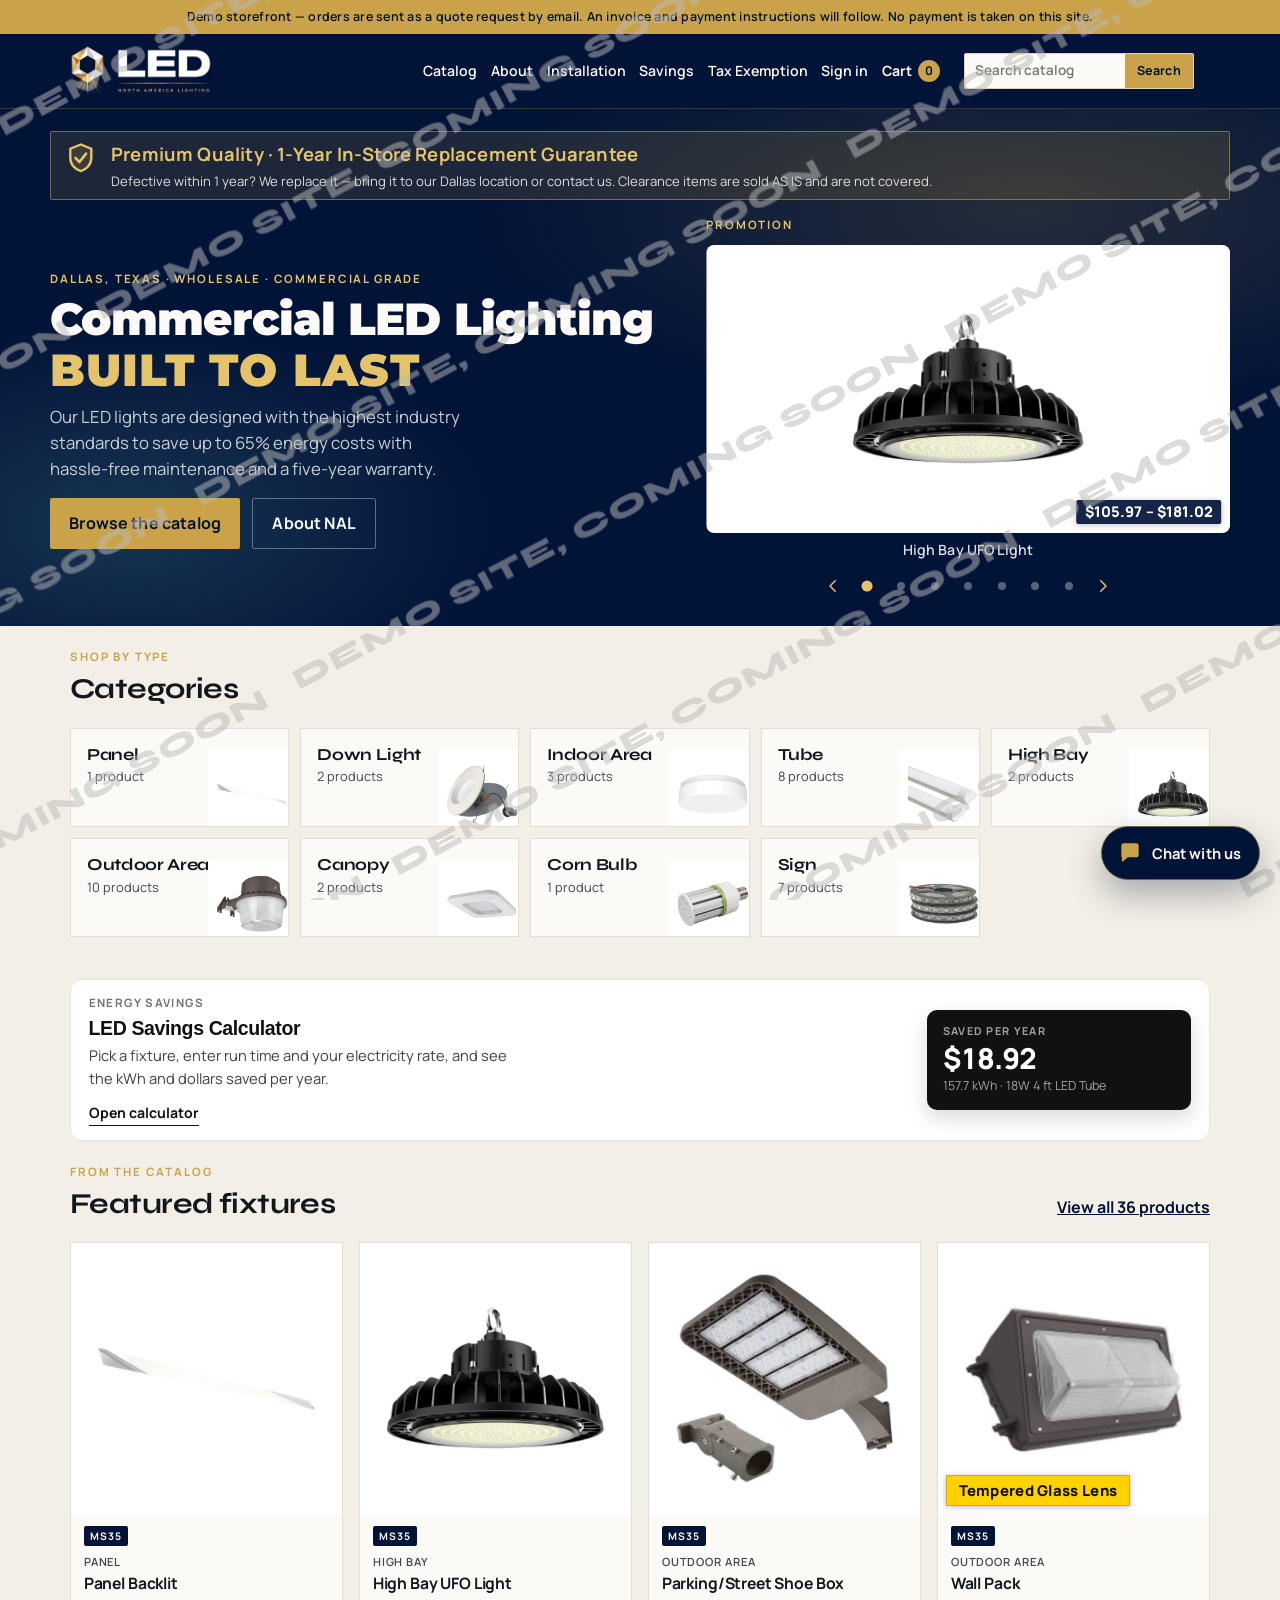
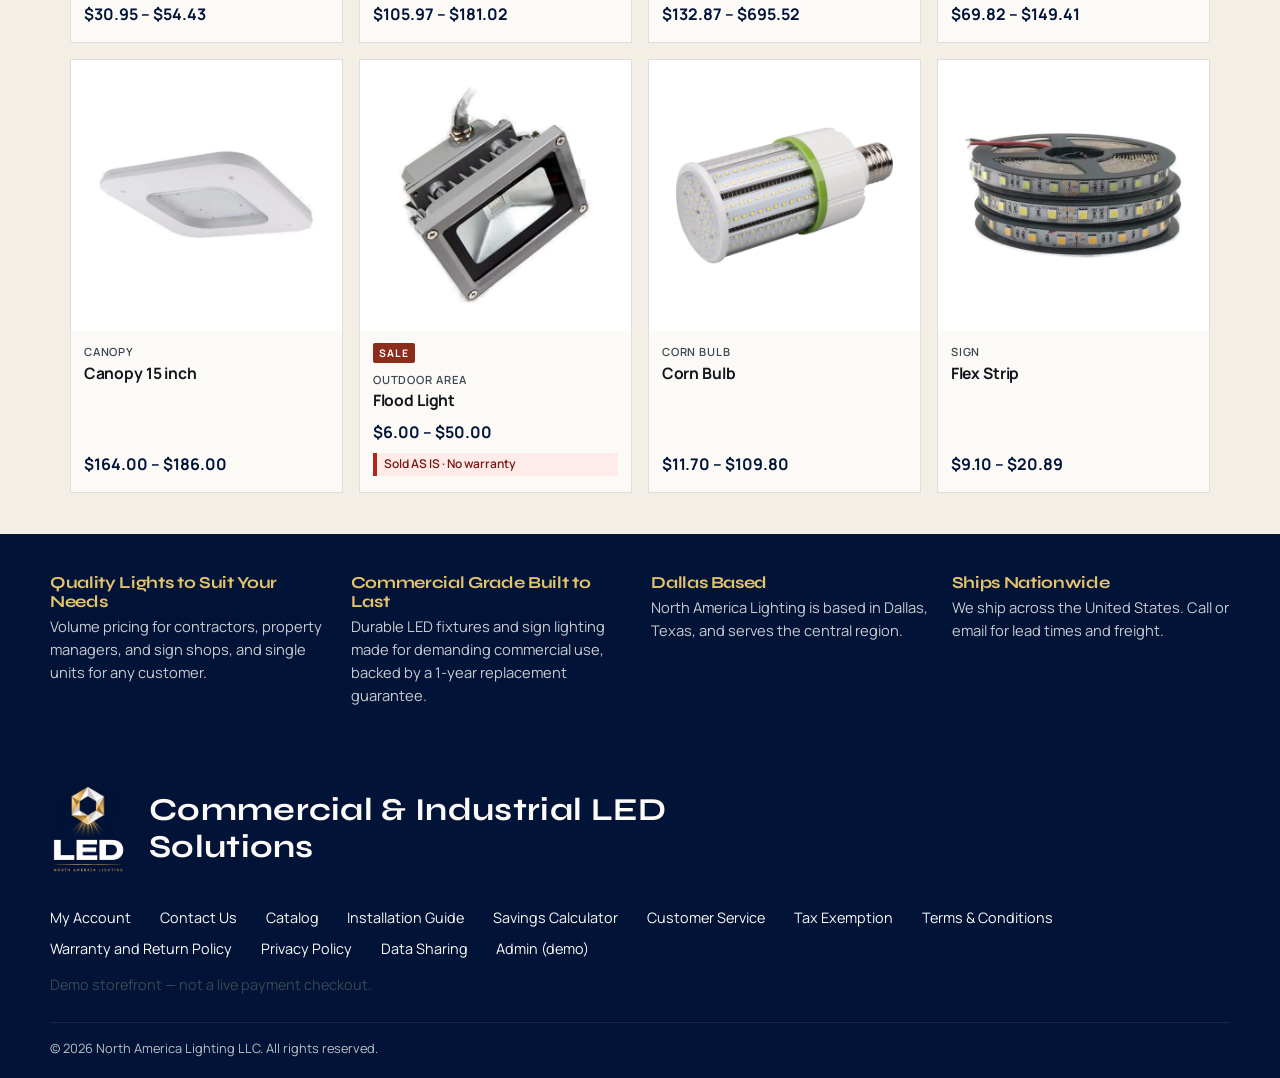
<file: index.html>
<!DOCTYPE html>
<html lang="en">
<head>
  <meta charset="utf-8">
  <meta name="viewport" content="width=device-width, initial-scale=1">
  <meta name="description" content="North America Lighting LLC — commercial LED lighting wholesaler in Dallas, TX. Serving the central United States, shipping nationwide.">
  <title>NAL-Commercial LED Wholesaler</title>
  <meta name="apple-mobile-web-app-title" content="NAL-Commercial LED Wholesaler">
  <link rel="preconnect" href="https://fonts.googleapis.com">
  <link rel="preconnect" href="https://fonts.gstatic.com" crossorigin>
  <link href="https://fonts.googleapis.com/css2?family=Manrope:wght@400;500;600;700&family=Syne:wght@500;600;700;800&family=Montserrat:wght@900&display=swap" rel="stylesheet">
  <link rel="stylesheet" href="styles.css?v=44">
  <link rel="stylesheet" href="chat.css?v=44">
  <link rel="icon" href="favicon.ico" sizes="any">
  <link rel="icon" type="image/png" sizes="32x32" href="brand/favicon-32.png">
  <link rel="apple-touch-icon" href="brand/apple-touch-icon.png">
</head>
<body>
  <div class="site-top">
  <div class="demo-bar">
    Demo storefront — orders are sent as a quote request by email. An invoice and payment instructions will follow. No payment is taken on this site.
  </div>

  <header class="site-header" id="site-header">
    <div class="header-inner">
      <a class="brand" href="#/" aria-label="North America Lighting home">
        <img class="brand-mark-img" src="brand/mark.png" alt="">
        <img class="brand-wordmark" src="brand/wordmark.png" alt="NA LED, North America Lighting">
      </a>

      <nav class="nav-desktop" aria-label="Primary">
        <a href="#/catalog">Catalog</a>
        <a href="#/about">About</a>
        <a href="#/installation">Installation</a>
        <a href="/savings/" class="nav-savings" title="LED Savings Calculator">Savings</a>
        <a href="#/exemption">Tax Exemption</a>
        <a href="#/signin" data-auth-link>Sign in</a>
        <a class="cart-link" href="#/cart">
          Cart <span class="cart-count" data-cart-count>0</span>
        </a>
        <form class="header-search" data-header-search role="search">
          <input type="search" name="q" placeholder="Search catalog" aria-label="Search catalog" autocomplete="off">
          <button type="submit">Search</button>
        </form>
      </nav>

      <div class="nav-mobile-actions">
        <a class="cart-link" href="#/cart" aria-label="Cart">
          Cart <span class="cart-count" data-cart-count>0</span>
        </a>
        <div class="menu-wrap" id="menu-wrap">
          <button type="button" class="menu-toggle" id="menu-toggle" aria-expanded="false" aria-controls="mobile-menu" aria-label="Menu">
            <svg class="hamburger" viewBox="0 0 24 24" width="22" height="22" aria-hidden="true" focusable="false">
              <path d="M4 7h16M4 12h16M4 17h16" fill="none" stroke="currentColor" stroke-width="2" stroke-linecap="round"/>
            </svg>
          </button>
          <div class="mobile-menu" id="mobile-menu" hidden>
            <a href="#/catalog">Catalog</a>
            <a href="#/installation">Installation</a>
            <a href="/savings/">Savings Calculator</a>
            <a href="#/exemption">Tax Exemption</a>
            <a href="#/about">About</a>
            <a href="#/signin" data-auth-link>Sign in</a>
          </div>
        </div>
      </div>
    </div>
    <form class="header-search header-search-mobile" data-header-search role="search">
      <input type="search" name="q" placeholder="Search catalog" aria-label="Search catalog" autocomplete="off">
      <button type="submit">Search</button>
    </form>
  </header>
  </div>

  <main id="app">
    <div class="page-loading">Loading catalog…</div>
  </main>

  <footer class="site-footer">
    <div class="footer-inner">
      <div>
        <div class="footer-brand">
          <a href="#/">
            <img class="footer-logo" src="brand/logo.jpg" alt="NA LED — North America Lighting">
          </a>
          <p class="footer-tagline">Commercial &amp; Industrial LED Solutions</p>
        </div>
      </div>
      <div class="footer-site">
        <p class="footer-links-list">
          <a href="#/account">My Account</a><br>
          <a href="#/contact">Contact Us</a><br>
          <a href="#/catalog">Catalog</a><br>
          <a href="#/installation">Installation Guide</a><br>
          <a href="/savings/">Savings Calculator</a><br>
          <a href="#/support" data-support-link>Customer Service</a><br>
          <a href="#/exemption">Tax Exemption</a><br>
          <a href="#/terms">Terms &amp; Conditions</a><br>
          <a href="#/warranty-returns">Warranty and Return Policy</a><br>
          <a href="#/privacy">Privacy Policy</a><br>
          <a href="#/data-sharing">Data Sharing</a><br>
          <a href="#/admin">Admin (demo)</a><br>
          <span class="muted">Demo storefront — not a live payment checkout.</span>
        </p>
      </div>
    </div>
    <div class="footer-bottom">© 2026 North America Lighting LLC. All rights reserved.</div>
  </footer>

  <div class="demo-watermark" aria-hidden="true">
    <div class="demo-watermark-inner"></div>
  </div>

  <noscript>
    <p class="noscript">This catalog needs JavaScript to load products, the cart, and checkout.</p>
  </noscript>
  <script src="app.js?v=44" defer></script>
  <script src="chat.js?v=44" defer></script>
</body>
</html>
</file>
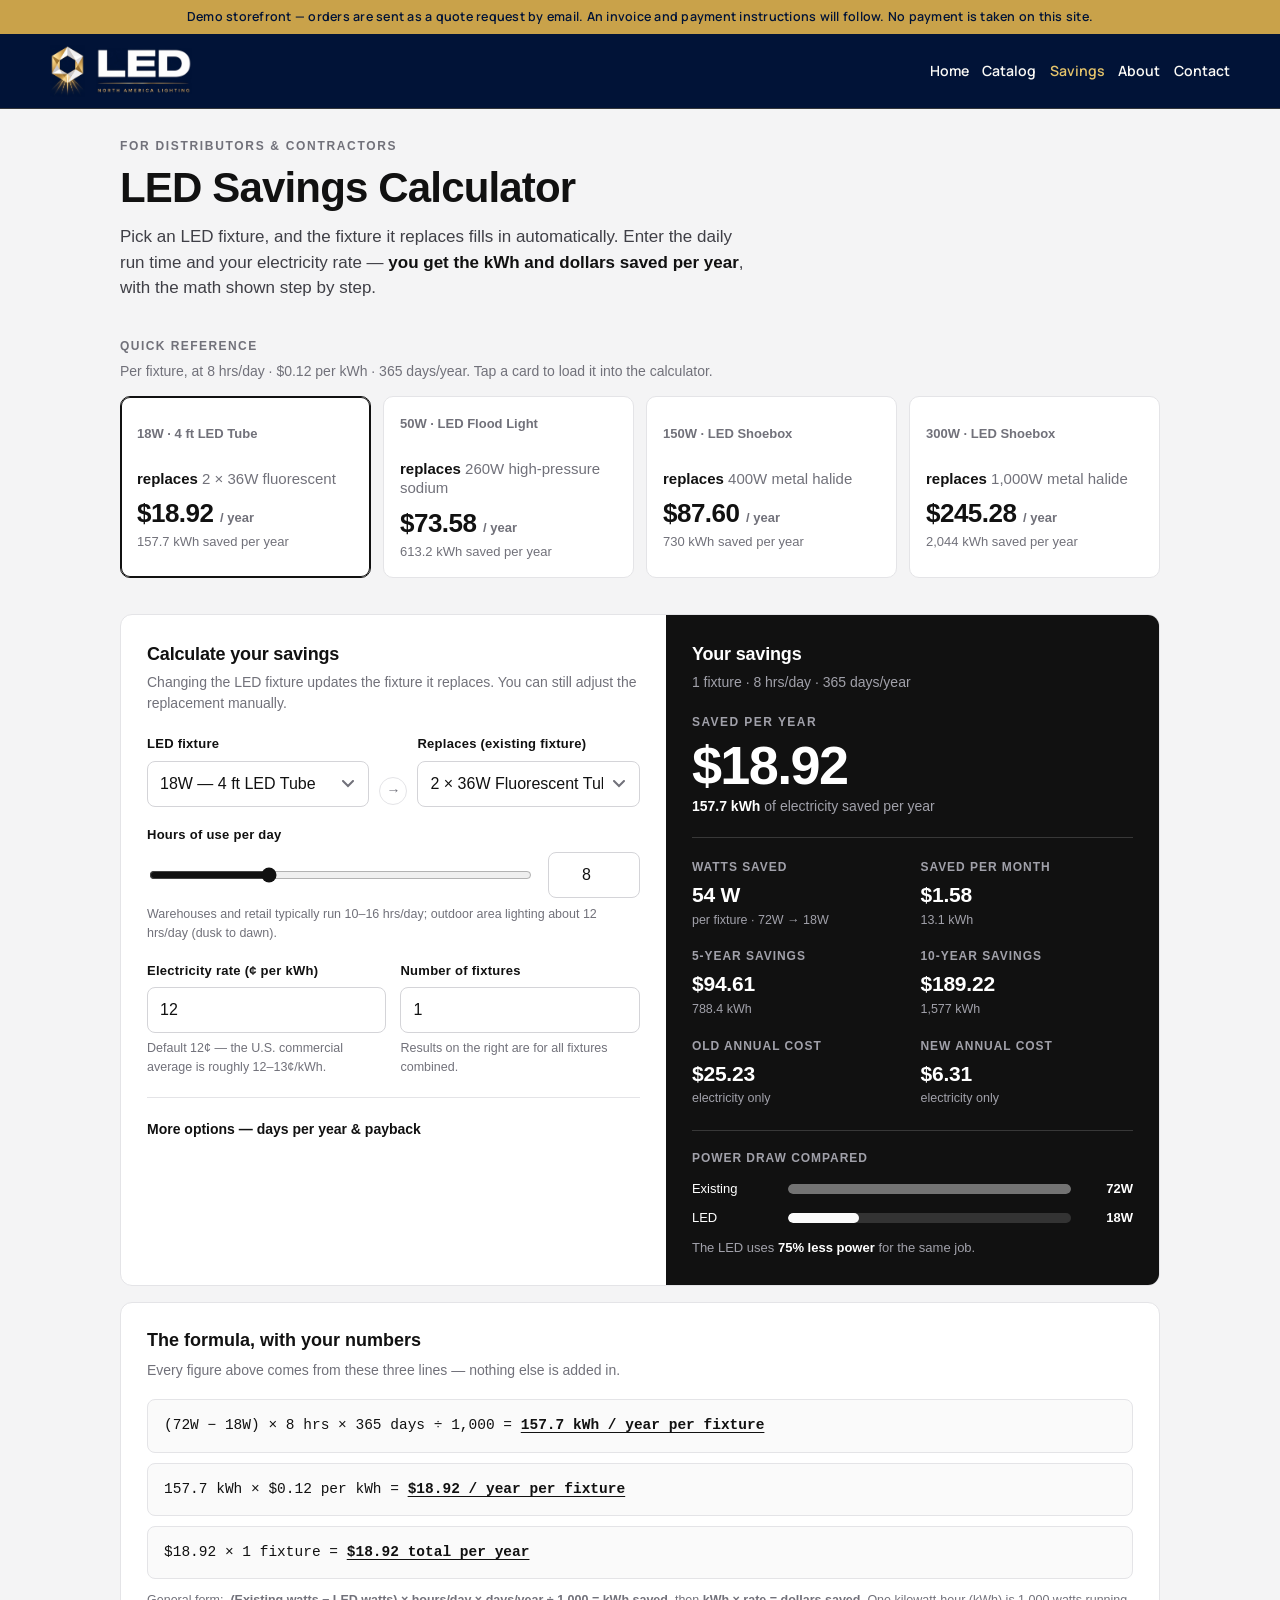
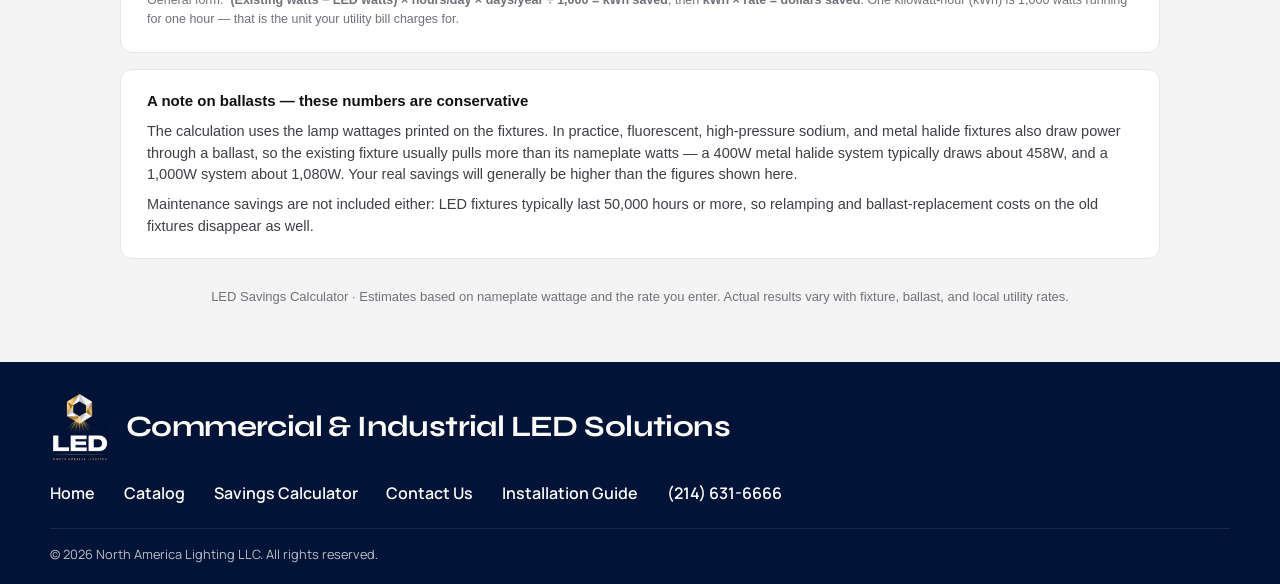
<file: energy-savings/index.html>
<!DOCTYPE html>
<html lang="en">
<head>
  <meta charset="utf-8">
  <meta name="viewport" content="width=device-width, initial-scale=1">
  <title>LED Savings Calculator — North America Lighting</title>
  <meta http-equiv="refresh" content="0;url=/savings/">
  <link rel="canonical" href="https://naltx.com/savings/">
  <script>location.replace("/savings/");</script>
</head>
<body>
  <p>Opening the <a href="/savings/">LED Savings Calculator</a>…</p>
</body>
</html>
</file>
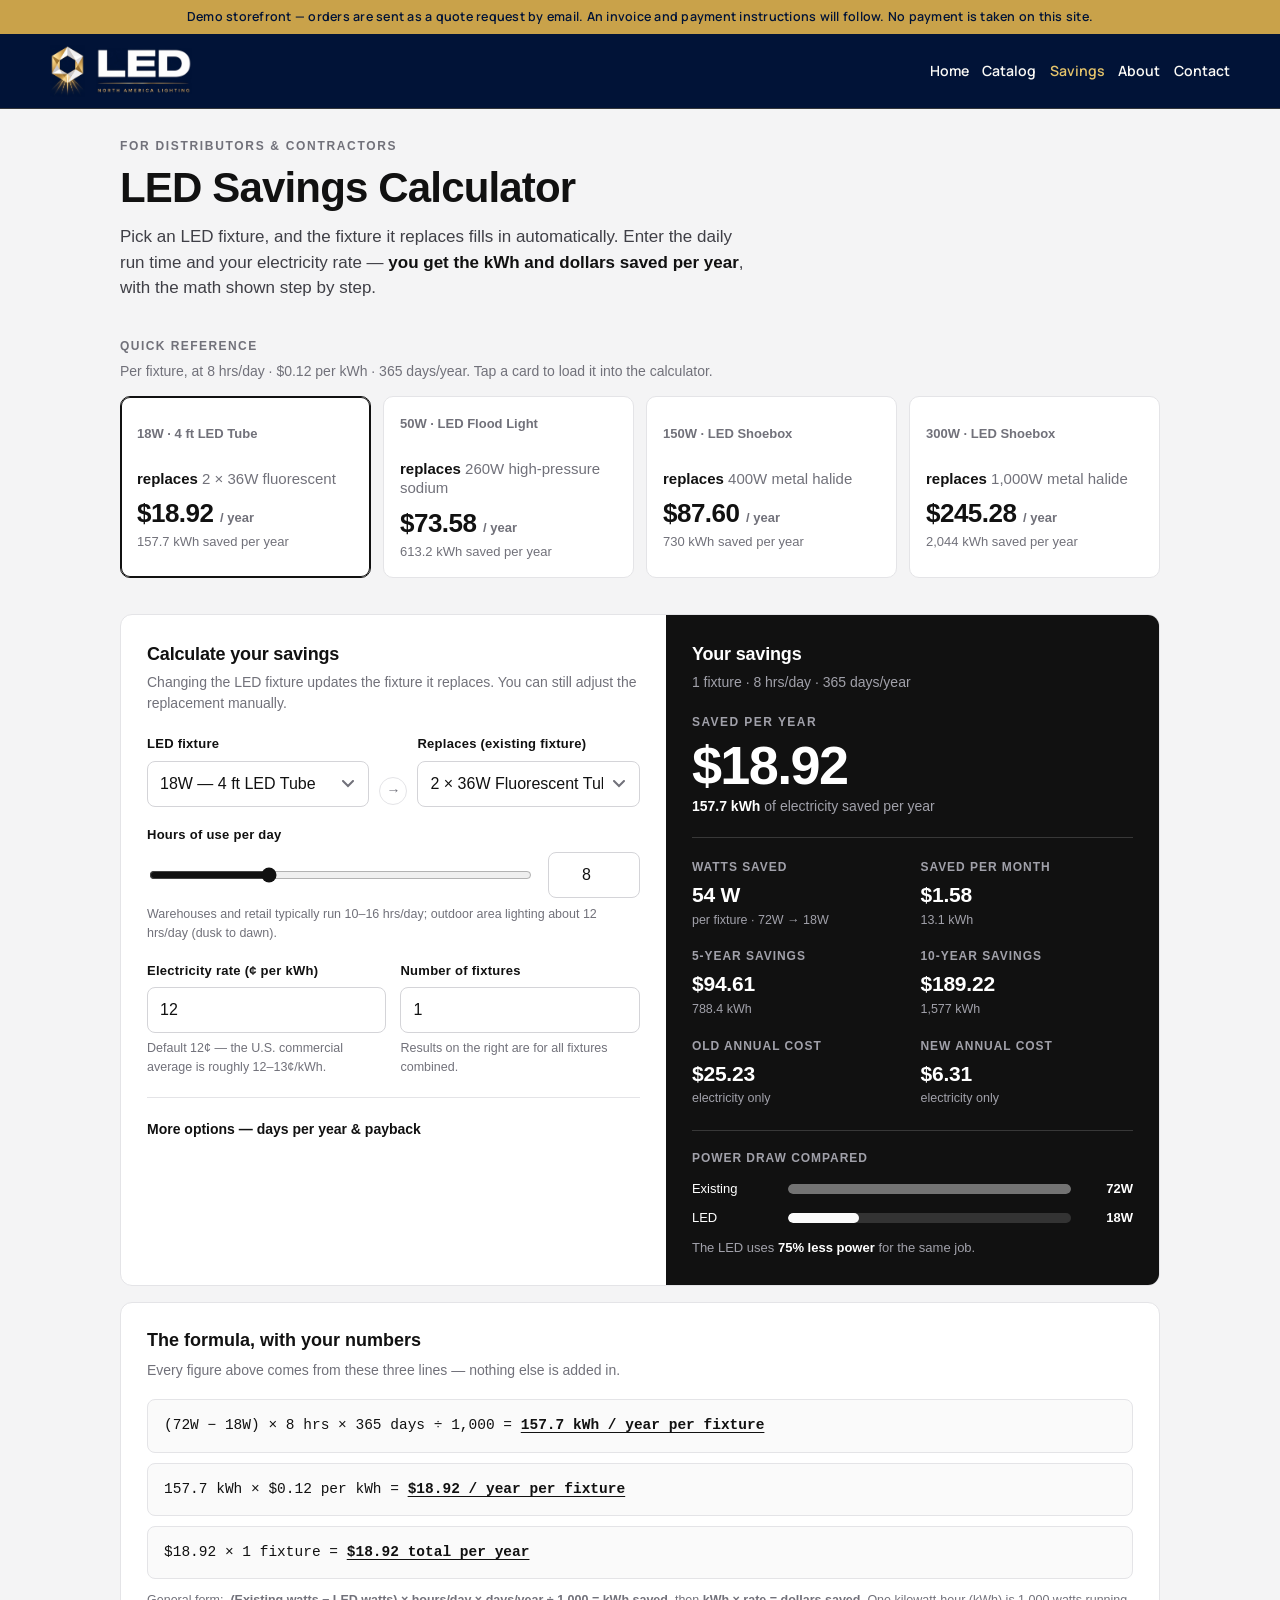
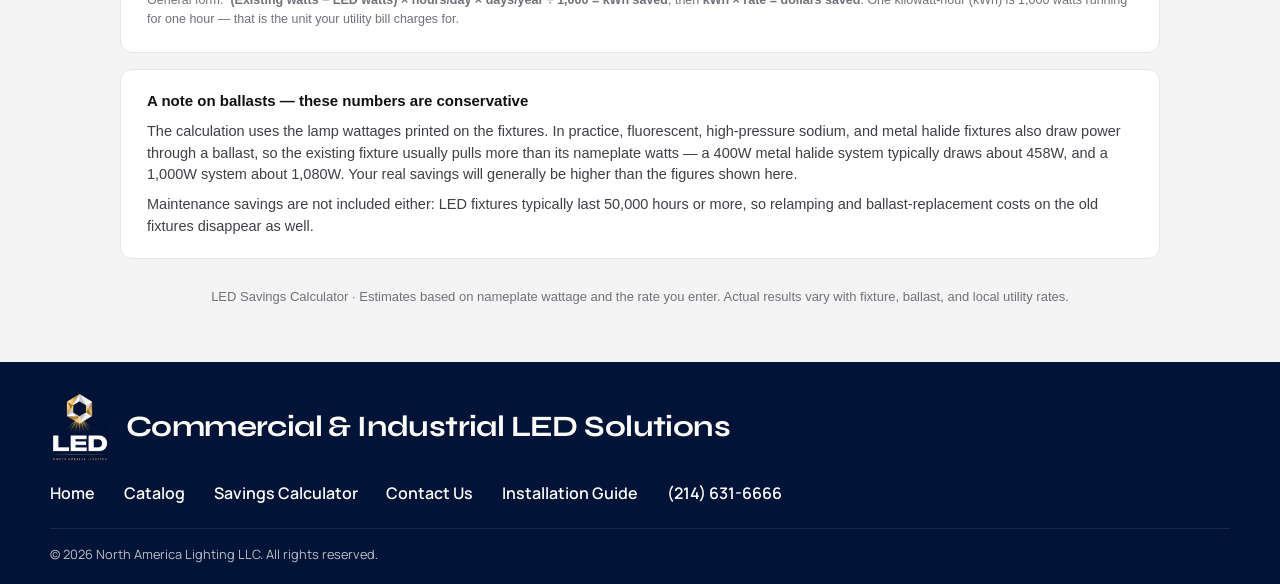
<file: savings/index.html>
<!DOCTYPE html>
<html lang="en">
<head>
  <meta charset="utf-8">
  <meta name="viewport" content="width=device-width, initial-scale=1, viewport-fit=cover">
  <meta name="description" content="LED Savings Calculator from North America Lighting — see kWh and dollars saved when you switch to LED.">
  <title>LED Savings Calculator — North America Lighting</title>
  <meta name="apple-mobile-web-app-title" content="NAL-Commercial LED Wholesaler">
  <link rel="icon" href="/favicon.ico" sizes="any">
  <link rel="icon" type="image/png" sizes="32x32" href="/brand/favicon-32.png">
  <link rel="apple-touch-icon" href="/brand/apple-touch-icon.png">
  <link rel="preconnect" href="https://fonts.googleapis.com">
  <link rel="preconnect" href="https://fonts.gstatic.com" crossorigin>
  <link href="https://fonts.googleapis.com/css2?family=Manrope:wght@400;500;600;700&family=Syne:wght@500;600;700;800&display=swap" rel="stylesheet">
  <style>

/* NAL chrome for the standalone savings page (self-contained; does not load the SPA). */
html { scroll-behavior: smooth; }
body {
  margin: 0;
  font-family: "Manrope", "Segoe UI", sans-serif;
  color: #12171e;
  background: #f3efe6;
  line-height: 1.55;
  min-height: 100vh;
  display: flex;
  flex-direction: column;
}
img { max-width: 100%; height: auto; display: block; }
a { color: inherit; }
.sv-top { position: sticky; top: 0; z-index: 50; }
.sv-demo {
  background: #c9a24a;
  color: #011337;
  text-align: center;
  font-size: 0.78rem;
  font-weight: 600;
  letter-spacing: 0.02em;
  padding: 0.45rem 1rem;
}
.sv-header {
  background: #011337;
  color: #fbfaf6;
  border-bottom: 1px solid rgba(201, 162, 74, 0.25);
}
.sv-header-inner {
  max-width: 1180px;
  margin: 0 auto;
  padding: 0.7rem 1.25rem;
  display: flex;
  align-items: center;
  justify-content: space-between;
  gap: 0.75rem 1rem;
  min-width: 0;
}
.sv-brand {
  display: flex;
  align-items: center;
  gap: 0.7rem;
  text-decoration: none;
  flex: 0 0 auto;
  flex-shrink: 0;
  min-width: auto;
  position: relative;
  z-index: 2;
}
.sv-brand-mark { height: 44px; width: auto; flex-shrink: 0; }
.sv-brand-word { height: 38px; width: auto; flex-shrink: 0; }
@media (min-width: 720px) {
  .sv-brand-mark { height: 52px; }
  .sv-brand-word { height: 46px; }
}
.sv-nav {
  display: flex;
  flex: 1 1 auto;
  min-width: 0;
  align-items: center;
  flex-wrap: wrap;
  justify-content: flex-end;
  gap: 0.55rem 0.85rem;
  font-weight: 600;
  font-size: 0.88rem;
}
.sv-nav a { text-decoration: none; color: #fbfaf6; white-space: nowrap; }
.sv-nav a:hover { color: #e4c36a; }
.sv-nav a.is-current { color: #e4c36a; }
.sv-main { flex: 1; }
.nal-savings {
  color-scheme: light dark;
  font-family: -apple-system, BlinkMacSystemFont, "Segoe UI", Roboto, Helvetica, Arial, sans-serif;
}
.nal-savings h1, .nal-savings h2, .nal-savings h3, .nal-savings h4 {
  font-family: -apple-system, BlinkMacSystemFont, "Segoe UI", Roboto, Helvetica, Arial, sans-serif;
}
.nal-savings p { margin: 0; }
.sv-footer {
  background: #011337;
  color: #fbfaf6;
  padding: 1.8rem 1.25rem 1.2rem;
}
.sv-footer-inner {
  max-width: 1180px;
  margin: 0 auto;
}
.sv-footer-brand {
  display: flex;
  align-items: center;
  gap: 1rem;
  flex-wrap: wrap;
  margin-bottom: 1.1rem;
}
.sv-footer-logo { height: 72px; width: auto; }
.sv-footer-tagline {
  font-family: "Syne", "Manrope", sans-serif;
  font-size: clamp(1.35rem, 3vw, 1.85rem);
  font-weight: 700;
  letter-spacing: -0.02em;
  margin: 0;
  line-height: 1.15;
}
.sv-footer-links {
  display: flex;
  flex-wrap: wrap;
  gap: 0.5rem 1.8rem;
  margin: 0;
}
.sv-footer-links a { text-decoration: none; font-weight: 600; }
.sv-footer-links a:hover { color: #e4c36a; }
.sv-footer-bottom {
  max-width: 1180px;
  margin: 1.4rem auto 0;
  padding-top: 1rem;
  border-top: 1px solid rgba(255,255,255,0.08);
  font-size: 0.8rem;
  color: rgba(251,250,246,0.75);
}


  .nal-savings{
    --bg:#f4f4f5;
    --surface:#ffffff;
    --surface-2:#fafafa;
    --ink:#111111;
    --ink-2:#3f3f46;
    --muted:#71717a;
    --line:#e4e4e7;
    --line-strong:#d4d4d8;
    --black:#111111;
    --black-text:#ffffff;
    --black-muted:#a1a1aa;
    --input-bg:#ffffff;
    --track:#e4e4e7;
    --thumb:#111111;
    --focus:#111111;
  }
  @media (prefers-color-scheme: dark){
    .nal-savings{
      --bg:#0a0a0a;
      --surface:#171717;
      --surface-2:#1c1c1c;
      --ink:#fafafa;
      --ink-2:#d4d4d8;
      --muted:#a1a1aa;
      --line:#262626;
      --line-strong:#333333;
      --black:#fafafa;
      --black-text:#111111;
      --black-muted:#525252;
      --input-bg:#111111;
      --track:#333333;
      --thumb:#fafafa;
      --focus:#fafafa;
    }
  }
  .nal-savings, .nal-savings *{box-sizing:border-box}
  .nal-savings{-webkit-text-size-adjust:100%}
  .nal-savings{
    margin:0;
    background:var(--bg);
    color:var(--ink);
    font-family: -apple-system, BlinkMacSystemFont, "Segoe UI", Roboto, Helvetica, Arial, sans-serif;
    line-height:1.5;
    font-size:16px;
  }
  .nal-savings button, .nal-savings select, .nal-savings input{font:inherit; min-height:44px}
  .nal-savings a{color:inherit}
  .nal-savings .wrap{max-width:1080px;margin:0 auto;padding:28px 20px 56px}
  /* Header */
  .nal-savings .eyebrow{font-size:12px;letter-spacing:.14em;text-transform:uppercase;color:var(--muted);font-weight:600;margin:0 0 10px}
  .nal-savings h1{font-size:clamp(28px,5vw,42px);line-height:1.08;letter-spacing:-.02em;margin:0;font-weight:750}
  .nal-savings .lede{margin:14px 0 0;color:var(--ink-2);font-size:17px;max-width:640px}
  .nal-savings .lede strong{color:var(--ink)}
  /* Quick reference */
  .nal-savings .section-label{font-size:12px;letter-spacing:.12em;text-transform:uppercase;color:var(--muted);font-weight:700;margin:36px 0 6px}
  .nal-savings .section-note{color:var(--muted);font-size:14px;margin:0 0 14px}
  .nal-savings .quick-grid{display:grid;grid-template-columns:repeat(4,1fr);gap:12px}
  .nal-savings .quick-card{
    background:var(--surface);border:1px solid var(--line);border-radius:10px;
    padding:18px 16px 16px;text-align:left;cursor:pointer;width:100%;color:var(--ink);
    transition:border-color .15s ease;
  }
  .nal-savings .quick-card:hover{border-color:var(--ink)}
  .nal-savings .quick-card.active{border-color:var(--ink);box-shadow:inset 0 0 0 1px var(--ink)}
  .nal-savings .quick-card .qc-top{font-size:13px;color:var(--muted);font-weight:600;line-height:1.35;min-height:36px}
  .nal-savings .quick-card .qc-vs{font-size:15px;font-weight:700;line-height:1.3;margin:8px 0 12px}
  .nal-savings .quick-card .qc-vs span{color:var(--muted);font-weight:500}
  .nal-savings .quick-card .qc-save{font-size:26px;font-weight:800;letter-spacing:-.02em;line-height:1}
  .nal-savings .quick-card .qc-save small{font-size:13px;font-weight:600;color:var(--muted);letter-spacing:0}
  .nal-savings .quick-card .qc-kwh{font-size:13px;color:var(--muted);margin-top:6px}
  /* Calculator layout */
  .nal-savings .calc{
    margin-top:36px;background:var(--surface);border:1px solid var(--line);border-radius:12px;
    display:grid;grid-template-columns:1.05fr .95fr;overflow:hidden;
  }
  .nal-savings .calc-form{padding:26px 26px 28px}
  .nal-savings .calc-form h2, .nal-savings .calc-results h2{font-size:18px;margin:0 0 4px;letter-spacing:-.01em}
  .nal-savings .calc-form .sub, .nal-savings .calc-results .sub{font-size:14px;color:var(--muted);margin:0 0 20px}
  .nal-savings .calc-results .sub{color:var(--black-muted)}
  .nal-savings .field{margin-bottom:18px}
  .nal-savings .field label{display:block;font-size:13px;font-weight:700;letter-spacing:.02em;margin-bottom:7px}
  .nal-savings .field .hint{font-size:12.5px;color:var(--muted);margin-top:6px}
  .nal-savings select, .nal-savings input[type="number"], .nal-savings input[type="text"]{
    width:100%;background:var(--input-bg);color:var(--ink);
    border:1px solid var(--line-strong);border-radius:8px;padding:10px 12px;
    appearance:none;-webkit-appearance:none;
  }
  .nal-savings select{
    background-image:url("data:image/svg+xml,%3Csvg xmlns='http://www.w3.org/2000/svg' width='12' height='8' viewBox='0 0 12 8'%3E%3Cpath d='M1 1l5 5 5-5' fill='none' stroke='%2371717a' stroke-width='2' stroke-linecap='round'/%3E%3C/svg%3E");
    background-repeat:no-repeat;background-position:right 14px center;padding-right:36px;
  }
  .nal-savings select:focus, .nal-savings input:focus{outline:2px solid var(--focus);outline-offset:1px;border-color:var(--focus)}
  .nal-savings .arrow-row{display:flex;align-items:center;gap:10px}
  .nal-savings .arrow-row .swap-arrow{flex:0 0 auto;width:28px;height:28px;border:1px solid var(--line);border-radius:50%;display:grid;place-items:center;color:var(--muted);font-size:14px;margin-top:22px}
  .nal-savings .arrow-row .field{flex:1}
  .nal-savings .grid-2{display:grid;grid-template-columns:1fr 1fr;gap:14px}
  .nal-savings .grid-2 .field{margin-bottom:18px}
  .nal-savings .range-row{display:flex;align-items:center;gap:14px}
  .nal-savings .range-row input[type="range"]{flex:1;min-height:44px;accent-color:var(--thumb);padding:0}
  .nal-savings .range-row input[type="number"]{width:92px;flex:0 0 auto;text-align:center}
  .nal-savings .unit-note{font-size:12.5px;color:var(--muted)}
  .nal-savings details.advanced{border-top:1px solid var(--line);padding-top:14px;margin-top:2px}
  .nal-savings details.advanced summary{cursor:pointer;font-size:14px;font-weight:700;min-height:36px;display:flex;align-items:center}
  .nal-savings details.advanced .grid-2{margin-top:14px}
  /* Results */
  .nal-savings .calc-results{background:var(--black);color:var(--black-text);padding:26px 26px 28px}
  .nal-savings .result-hero{border-bottom:1px solid rgba(128,128,128,.35);padding-bottom:20px;margin-bottom:20px}
  .nal-savings .result-hero .r-label{font-size:12px;letter-spacing:.12em;text-transform:uppercase;color:var(--black-muted);font-weight:700}
  .nal-savings .result-hero .r-value{font-size:clamp(40px,6vw,54px);font-weight:800;letter-spacing:-.03em;line-height:1.05;margin:6px 0 2px}
  .nal-savings .result-hero .r-sub{font-size:14px;color:var(--black-muted)}
  .nal-savings .result-hero .r-sub strong{color:var(--black-text)}
  .nal-savings .r-grid{display:grid;grid-template-columns:1fr 1fr;gap:18px 16px}
  .nal-savings .r-item .r-label{font-size:12px;letter-spacing:.08em;text-transform:uppercase;color:var(--black-muted);font-weight:700}
  .nal-savings .r-item .r-num{font-size:21px;font-weight:750;letter-spacing:-.01em;margin-top:3px}
  .nal-savings .r-item .r-note{font-size:12.5px;color:var(--black-muted)}
  /* Watt compare bars */
  .nal-savings .compare{margin-top:22px;border-top:1px solid rgba(128,128,128,.35);padding-top:18px}
  .nal-savings .compare .r-label{font-size:12px;letter-spacing:.08em;text-transform:uppercase;color:var(--black-muted);font-weight:700;margin-bottom:12px}
  .nal-savings .bar-row{display:grid;grid-template-columns:86px 1fr 52px;align-items:center;gap:10px;margin-bottom:10px;font-size:13px}
  .nal-savings .bar-track{height:10px;background:rgba(128,128,128,.3);border-radius:99px;overflow:hidden}
  .nal-savings .bar-fill{height:100%;border-radius:99px}
  .nal-savings .bar-fill.old{background:#737373}
  .nal-savings .bar-fill.new{background:#fafafa}
  @media (prefers-color-scheme: dark){ .nal-savings .bar-fill.old{background:#a3a3a3} .nal-savings .bar-fill.new{background:#111} }
  .nal-savings .bar-fill.new{background:#fafafa}
  @media (prefers-color-scheme: light){ .nal-savings .bar-fill.new{background:#fafafa} }
  .nal-savings .bar-val{font-weight:700;text-align:right;font-variant-numeric:tabular-nums}
  .nal-savings .pct-note{font-size:13px;color:var(--black-muted);margin-top:4px}
  .nal-savings .pct-note strong{color:var(--black-text)}
  /* Formula */
  .nal-savings .formula-box{
    margin-top:16px;background:var(--surface);border:1px solid var(--line);border-radius:12px;padding:24px 26px;
  }
  .nal-savings .formula-box h2{font-size:18px;margin:0 0 6px}
  .nal-savings .formula-box .sub{font-size:14px;color:var(--muted);margin:0 0 18px}
  .nal-savings .formula-line{
    font-family: ui-monospace, SFMono-Regular, Menlo, Consolas, monospace;
    font-size:14.5px;background:var(--surface-2);border:1px solid var(--line);border-radius:8px;
    padding:14px 16px;margin-bottom:10px;white-space:normal;overflow-wrap:anywhere;
    font-variant-numeric:tabular-nums;line-height:1.6;
  }
  .nal-savings .formula-line b{font-weight:700}
  .nal-savings .formula-line .res{font-weight:700;text-decoration:underline;text-underline-offset:3px}
  .nal-savings .note-box{margin-top:16px;border:1px solid var(--line);border-radius:12px;padding:20px 26px;background:var(--surface)}
  .nal-savings .note-box h3{margin:0 0 8px;font-size:15px}
  .nal-savings .note-box p{margin:0;color:var(--ink-2);font-size:14.5px}
  .nal-savings .note-box p + p{margin-top:8px}
  .nal-savings footer{margin-top:28px;color:var(--muted);font-size:13px;text-align:center}
  @media (max-width:860px){
    .nal-savings .quick-grid{grid-template-columns:1fr 1fr}
    .nal-savings .calc{grid-template-columns:1fr}
  }
  @media (max-width:520px){
    .nal-savings .wrap{padding:22px 14px 44px}
    .nal-savings .quick-grid{grid-template-columns:1fr}
    .nal-savings .quick-card .qc-top{min-height:0}
    .nal-savings .grid-2{grid-template-columns:1fr}
    .nal-savings .calc-form, .nal-savings .calc-results, .nal-savings .formula-box, .nal-savings .note-box{padding-left:18px;padding-right:18px}
    .nal-savings .arrow-row{flex-direction:column;align-items:stretch;gap:0}
    .nal-savings .arrow-row .swap-arrow{margin:0 auto 10px;transform:rotate(90deg)}
    .nal-savings .r-grid{gap:16px 12px}
  }
  @media (prefers-reduced-motion: reduce){ .nal-savings, .nal-savings *{transition:none !important} }

  </style>
</head>
<body>
  <div class="sv-top">
    <div class="sv-demo">Demo storefront — orders are sent as a quote request by email. An invoice and payment instructions will follow. No payment is taken on this site.</div>
    <header class="sv-header">
      <div class="sv-header-inner">
        <a class="sv-brand" href="/" aria-label="North America Lighting home">
          <img class="sv-brand-mark" src="/brand/mark.png" alt="">
          <img class="sv-brand-word" src="/brand/wordmark.png" alt="NA LED, North America Lighting">
        </a>
        <nav class="sv-nav" aria-label="Primary">
          <a href="/">Home</a>
          <a href="/#/catalog">Catalog</a>
          <a href="/savings/" class="is-current" aria-current="page">Savings</a>
          <a href="/#/about">About</a>
          <a href="/#/contact">Contact</a>
        </nav>
      </div>
    </header>
  </div>

  <main class="sv-main">
    <section class="nal-savings" aria-label="LED Savings Calculator">
<div class="wrap">

  <p class="eyebrow">For distributors &amp; contractors</p>
  <h1>LED Savings Calculator</h1>
  <p class="lede">Pick an LED fixture, and the fixture it replaces fills in automatically. Enter the daily run time and your electricity rate — <strong>you get the kWh and dollars saved per year</strong>, with the math shown step by step.</p>

  <!-- Quick reference -->
  <p class="section-label">Quick reference</p>
  <p class="section-note">Per fixture, at 8 hrs/day · $0.12 per kWh · 365 days/year. Tap a card to load it into the calculator.</p>
  <div class="quick-grid" id="quickGrid">
    <button type="button" class="quick-card" data-preset="tube18">
      <div class="qc-top">18W · 4 ft LED Tube</div>
      <div class="qc-vs">replaces <span>2 × 36W fluorescent</span></div>
      <div class="qc-save">$18.92 <small>/ year</small></div>
      <div class="qc-kwh">157.7 kWh saved per year</div>
    </button>
    <button type="button" class="quick-card" data-preset="flood50">
      <div class="qc-top">50W · LED Flood Light</div>
      <div class="qc-vs">replaces <span>260W high-pressure sodium</span></div>
      <div class="qc-save">$73.58 <small>/ year</small></div>
      <div class="qc-kwh">613.2 kWh saved per year</div>
    </button>
    <button type="button" class="quick-card" data-preset="shoe150">
      <div class="qc-top">150W · LED Shoebox</div>
      <div class="qc-vs">replaces <span>400W metal halide</span></div>
      <div class="qc-save">$87.60 <small>/ year</small></div>
      <div class="qc-kwh">730 kWh saved per year</div>
    </button>
    <button type="button" class="quick-card" data-preset="shoe300">
      <div class="qc-top">300W · LED Shoebox</div>
      <div class="qc-vs">replaces <span>1,000W metal halide</span></div>
      <div class="qc-save">$245.28 <small>/ year</small></div>
      <div class="qc-kwh">2,044 kWh saved per year</div>
    </button>
  </div>

  <!-- Calculator -->
  <section class="calc" aria-label="Savings calculator">
    <div class="calc-form">
      <h2>Calculate your savings</h2>
      <p class="sub">Changing the LED fixture updates the fixture it replaces. You can still adjust the replacement manually.</p>

      <div class="arrow-row">
        <div class="field">
          <label for="ledSelect">LED fixture</label>
          <select id="ledSelect">
            <option value="tube18" selected>18W — 4 ft LED Tube</option>
            <option value="flood50">50W — LED Flood Light</option>
            <option value="shoe150">150W — LED Shoebox Light</option>
            <option value="shoe300">300W — LED Shoebox Light</option>
            <option value="tube12">12W — 4 ft LED Tube</option>
            <option value="highbay100">100W — LED High Bay</option>
            <option value="highbay200">200W — LED High Bay</option>
            <option value="custom">Custom wattage…</option>
          </select>
        </div>
        <div class="swap-arrow" aria-hidden="true">→</div>
        <div class="field">
          <label for="legacySelect">Replaces (existing fixture)</label>
          <select id="legacySelect">
            <option value="fluor2x36" selected>2 × 36W Fluorescent Tubes — 72W total</option>
            <option value="fluor36">1 × 36W Fluorescent Tube — 36W</option>
            <option value="fluor2x58">2 × 58W Fluorescent Tubes — 116W total</option>
            <option value="hps260">260W High-Pressure Sodium</option>
            <option value="hps400">400W High-Pressure Sodium</option>
            <option value="mh175">175W Metal Halide</option>
            <option value="mh250">250W Metal Halide</option>
            <option value="mh400">400W Metal Halide</option>
            <option value="mh1000">1,000W Metal Halide</option>
            <option value="custom">Custom wattage…</option>
          </select>
        </div>
      </div>

      <div class="grid-2" id="customRow" hidden>
        <div class="field">
          <label for="customLedW">LED wattage (W)</label>
          <input type="number" id="customLedW" min="1" max="2000" step="1" value="40">
        </div>
        <div class="field">
          <label for="customLegacyW">Existing wattage (W)</label>
          <input type="number" id="customLegacyW" min="1" max="3000" step="1" value="150">
        </div>
      </div>

      <div class="field">
        <label for="hoursRange">Hours of use per day</label>
        <div class="range-row">
          <input type="range" id="hoursRange" min="1" max="24" step="0.5" value="8" aria-label="Hours per day slider">
          <input type="number" id="hoursInput" min="0.5" max="24" step="0.5" value="8" aria-label="Hours per day">
        </div>
        <div class="hint">Warehouses and retail typically run 10–16 hrs/day; outdoor area lighting about 12 hrs/day (dusk to dawn).</div>
      </div>

      <div class="grid-2">
        <div class="field">
          <label for="rateInput">Electricity rate (¢ per kWh)</label>
          <input type="number" id="rateInput" min="1" max="100" step="0.1" value="12">
          <div class="hint">Default 12¢ — the U.S. commercial average is roughly 12–13¢/kWh.</div>
        </div>
        <div class="field">
          <label for="qtyInput">Number of fixtures</label>
          <input type="number" id="qtyInput" min="1" max="100000" step="1" value="1">
          <div class="hint">Results on the right are for all fixtures combined.</div>
        </div>
      </div>

      <details class="advanced">
        <summary>More options — days per year &amp; payback</summary>
        <div class="grid-2">
          <div class="field">
            <label for="daysInput">Days per year</label>
            <input type="number" id="daysInput" min="1" max="365" step="1" value="365">
          </div>
          <div class="field">
            <label for="priceInput">LED price per fixture ($, optional)</label>
            <input type="number" id="priceInput" min="0" max="10000" step="0.01" placeholder="e.g. 25.00">
            <div class="hint">Fill this in to see the payback period.</div>
          </div>
        </div>
      </details>
    </div>

    <div class="calc-results" aria-live="polite">
      <h2>Your savings</h2>
      <p class="sub" id="resultContext">1 fixture · 8 hrs/day · 365 days/year</p>

      <div class="result-hero">
        <div class="r-label">Saved per year</div>
        <div class="r-value" id="annualMoney">$18.92</div>
        <div class="r-sub"><strong id="annualKwh">157.7 kWh</strong> of electricity saved per year</div>
      </div>

      <div class="r-grid">
        <div class="r-item">
          <div class="r-label">Watts saved</div>
          <div class="r-num" id="wattsSaved">54 W</div>
          <div class="r-note" id="wattsSavedNote">per fixture</div>
        </div>
        <div class="r-item">
          <div class="r-label">Saved per month</div>
          <div class="r-num" id="monthlyMoney">$1.58</div>
          <div class="r-note" id="monthlyKwh">13.1 kWh</div>
        </div>
        <div class="r-item">
          <div class="r-label">5-year savings</div>
          <div class="r-num" id="fiveYear">$94.61</div>
          <div class="r-note" id="fiveYearKwh">788.4 kWh</div>
        </div>
        <div class="r-item">
          <div class="r-label">10-year savings</div>
          <div class="r-num" id="tenYear">$189.22</div>
          <div class="r-note" id="tenYearKwh">1,577 kWh</div>
        </div>
        <div class="r-item">
          <div class="r-label">Old annual cost</div>
          <div class="r-num" id="oldCost">$25.23</div>
          <div class="r-note">electricity only</div>
        </div>
        <div class="r-item">
          <div class="r-label">New annual cost</div>
          <div class="r-num" id="newCost">$6.31</div>
          <div class="r-note">electricity only</div>
        </div>
      </div>

      <div class="r-item" id="paybackItem" style="margin-top:18px" hidden>
        <div class="r-label">Payback period</div>
        <div class="r-num" id="paybackValue">—</div>
        <div class="r-note">Based on the LED price you entered, energy savings only.</div>
      </div>

      <div class="compare">
        <div class="r-label">Power draw compared</div>
        <div class="bar-row">
          <span id="oldBarLabel">Existing</span>
          <div class="bar-track"><div class="bar-fill old" id="oldBar" style="width:100%"></div></div>
          <span class="bar-val" id="oldBarVal">72W</span>
        </div>
        <div class="bar-row">
          <span>LED</span>
          <div class="bar-track"><div class="bar-fill new" id="newBar" style="width:25%"></div></div>
          <span class="bar-val" id="newBarVal">18W</span>
        </div>
        <p class="pct-note" id="pctNote">The LED uses <strong>75% less power</strong> for the same job.</p>
      </div>
    </div>
  </section>

  <!-- Formula -->
  <section class="formula-box" aria-label="Formula">
    <h2>The formula, with your numbers</h2>
    <p class="sub">Every figure above comes from these three lines — nothing else is added in.</p>
    <div class="formula-line" id="formula1">(72W − 18W) × 8 hrs × 365 days ÷ 1,000 = <span class="res">157.7 kWh / year</span></div>
    <div class="formula-line" id="formula2">157.7 kWh × $0.12 per kWh = <span class="res">$18.92 / year</span></div>
    <div class="formula-line" id="formula3">$18.92 × 1 fixture = <span class="res">$18.92 total per year</span></div>
    <p class="unit-note" style="margin-top:12px">General form: &nbsp;<b>(Existing watts − LED watts) × hours/day × days/year ÷ 1,000 = kWh saved</b>, then <b>kWh × rate = dollars saved</b>. One kilowatt-hour (kWh) is 1,000 watts running for one hour — that is the unit your utility bill charges for.</p>
  </section>

  <section class="note-box">
    <h3>A note on ballasts — these numbers are conservative</h3>
    <p>The calculation uses the lamp wattages printed on the fixtures. In practice, fluorescent, high-pressure sodium, and metal halide fixtures also draw power through a ballast, so the existing fixture usually pulls more than its nameplate watts — a 400W metal halide system typically draws about 458W, and a 1,000W system about 1,080W. Your real savings will generally be higher than the figures shown here.</p>
    <p>Maintenance savings are not included either: LED fixtures typically last 50,000 hours or more, so relamping and ballast-replacement costs on the old fixtures disappear as well.</p>
  </section>

  <footer>LED Savings Calculator · Estimates based on nameplate wattage and the rate you enter. Actual results vary with fixture, ballast, and local utility rates.</footer>
</div>
    </section>
  </main>

  <footer class="sv-footer">
    <div class="sv-footer-inner">
      <div class="sv-footer-brand">
        <a href="/">
          <img class="sv-footer-logo" src="/brand/logo.jpg" alt="NA LED — North America Lighting">
        </a>
        <p class="sv-footer-tagline">Commercial &amp; Industrial LED Solutions</p>
      </div>
      <p class="sv-footer-links">
        <a href="/">Home</a>
        <a href="/#/catalog">Catalog</a>
        <a href="/savings/" aria-current="page">Savings Calculator</a>
        <a href="/#/contact">Contact Us</a>
        <a href="/#/installation">Installation Guide</a>
        <a href="tel:+12146316666">(214) 631-6666</a>
      </p>
    </div>
    <div class="sv-footer-bottom">© 2026 North America Lighting LLC. All rights reserved.</div>
  </footer>

  <script>
(function(){
  var LED = {
    tube18:{w:18, legacy:'fluor2x36', label:'18W 4 ft LED Tube'},
    flood50:{w:50, legacy:'hps260', label:'50W LED Flood Light'},
    shoe150:{w:150, legacy:'mh400', label:'150W LED Shoebox'},
    shoe300:{w:300, legacy:'mh1000', label:'300W LED Shoebox'},
    tube12:{w:12, legacy:'fluor36', label:'12W 4 ft LED Tube'},
    highbay100:{w:100, legacy:'mh250', label:'100W LED High Bay'},
    highbay200:{w:200, legacy:'mh400', label:'200W LED High Bay'},
    custom:{w:null, legacy:'custom', label:'Custom LED'}
  };
  var LEGACY = {
    fluor2x36:{w:72, short:'2 × 36W fluorescent'},
    fluor36:{w:36, short:'36W fluorescent'},
    fluor2x58:{w:116, short:'2 × 58W fluorescent'},
    hps260:{w:260, short:'260W HPS'},
    hps400:{w:400, short:'400W HPS'},
    mh175:{w:175, short:'175W metal halide'},
    mh250:{w:250, short:'250W metal halide'},
    mh400:{w:400, short:'400W metal halide'},
    mh1000:{w:1000, short:'1,000W metal halide'},
    custom:{w:null, short:'custom fixture'}
  };

  var ledSelect = document.getElementById('ledSelect');
  var legacySelect = document.getElementById('legacySelect');
  var customRow = document.getElementById('customRow');
  var customLedW = document.getElementById('customLedW');
  var customLegacyW = document.getElementById('customLegacyW');
  var hoursRange = document.getElementById('hoursRange');
  var hoursInput = document.getElementById('hoursInput');
  var rateInput = document.getElementById('rateInput');
  var qtyInput = document.getElementById('qtyInput');
  var daysInput = document.getElementById('daysInput');
  var priceInput = document.getElementById('priceInput');

  function fmtInt(n){ return Math.round(n).toLocaleString('en-US'); }
  function fmtKwh(n){
    if(n >= 1000) return fmtInt(n);
    return (Math.round(n*10)/10).toLocaleString('en-US');
  }
  function fmtMoney(n){
    return '$' + n.toLocaleString('en-US',{minimumFractionDigits:2, maximumFractionDigits:2});
  }
  function num(el, fallback){
    var v = parseFloat(el.value);
    return isNaN(v) ? fallback : v;
  }

  function syncCustomVisibility(){
    var show = (ledSelect.value === 'custom' || legacySelect.value === 'custom');
    customRow.hidden = !show;
    document.querySelector('label[for="customLedW"]').parentElement.style.display = (ledSelect.value === 'custom') ? '' : 'none';
    document.querySelector('label[for="customLegacyW"]').parentElement.style.display = (legacySelect.value === 'custom') ? '' : 'none';
  }

  function markActiveCard(){
    var cards = document.querySelectorAll('.quick-card');
    for(var i=0;i<cards.length;i++){
      cards[i].classList.toggle('active', cards[i].getAttribute('data-preset') === ledSelect.value);
    }
  }

  function calculate(){
    syncCustomVisibility();
    markActiveCard();

    var ledW = (ledSelect.value === 'custom') ? num(customLedW, 40) : LED[ledSelect.value].w;
    var legacyW = (legacySelect.value === 'custom') ? num(customLegacyW, 150) : LEGACY[legacySelect.value].w;
    var hours = Math.min(24, Math.max(0, num(hoursInput, 8)));
    var rate = num(rateInput, 12) / 100; /* cents -> dollars */
    var qty = Math.max(1, Math.round(num(qtyInput, 1)));
    var days = Math.min(365, Math.max(1, num(daysInput, 365)));
    var price = num(priceInput, 0);

    var savedW = legacyW - ledW;
    var kwhPerFixture = savedW * hours * days / 1000;
    var totalKwh = kwhPerFixture * qty;
    var annual = totalKwh * rate;
    var oldKwh = legacyW * hours * days / 1000 * qty;
    var newKwh = ledW * hours * days / 1000 * qty;

    document.getElementById('resultContext').textContent =
      qty.toLocaleString('en-US') + (qty === 1 ? ' fixture' : ' fixtures') + ' · ' +
      (hours % 1 === 0 ? hours.toFixed(0) : hours) + ' hrs/day · ' + days + ' days/year';

    document.getElementById('annualMoney').textContent = fmtMoney(Math.max(0, annual));
    document.getElementById('annualKwh').textContent = fmtKwh(Math.max(0, totalKwh)) + ' kWh';
    document.getElementById('wattsSaved').textContent = fmtInt(savedW) + ' W';
    document.getElementById('wattsSavedNote').textContent = 'per fixture · ' + fmtInt(legacyW) + 'W → ' + fmtInt(ledW) + 'W';
    document.getElementById('monthlyMoney').textContent = fmtMoney(Math.max(0, annual) / 12);
    document.getElementById('monthlyKwh').textContent = fmtKwh(Math.max(0, totalKwh) / 12) + ' kWh';
    document.getElementById('fiveYear').textContent = fmtMoney(Math.max(0, annual) * 5);
    document.getElementById('fiveYearKwh').textContent = fmtKwh(Math.max(0, totalKwh) * 5) + ' kWh';
    document.getElementById('tenYear').textContent = fmtMoney(Math.max(0, annual) * 10);
    document.getElementById('tenYearKwh').textContent = fmtKwh(Math.max(0, totalKwh) * 10) + ' kWh';
    document.getElementById('oldCost').textContent = fmtMoney(oldKwh * rate);
    document.getElementById('newCost').textContent = fmtMoney(newKwh * rate);

    /* Payback */
    var paybackItem = document.getElementById('paybackItem');
    if(price > 0 && annual > 0){
      paybackItem.hidden = false;
      var months = (price * qty) / annual * 12;
      var txt;
      if(months < 1) txt = 'Under 1 month';
      else if(months < 12) txt = (Math.round(months*10)/10) + ' months';
      else txt = (Math.round(months/12*10)/10) + ' years (' + fmtInt(months) + ' months)';
      document.getElementById('paybackValue').textContent = txt;
    } else {
      paybackItem.hidden = true;
    }

    /* Bars */
    var maxW = Math.max(legacyW, ledW, 1);
    document.getElementById('oldBar').style.width = (legacyW / maxW * 100) + '%';
    document.getElementById('newBar').style.width = Math.max(2, ledW / maxW * 100) + '%';
    document.getElementById('oldBarVal').textContent = fmtInt(legacyW) + 'W';
    document.getElementById('newBarVal').textContent = fmtInt(ledW) + 'W';
    var pct = legacyW > 0 ? Math.round((1 - ledW / legacyW) * 100) : 0;
    document.getElementById('pctNote').innerHTML = 'The LED uses <strong>' + pct + '% less power</strong> for the same job.';

    /* Formula lines */
    document.getElementById('formula1').innerHTML =
      '(' + fmtInt(legacyW) + 'W − ' + fmtInt(ledW) + 'W) × ' + (hours % 1 === 0 ? hours.toFixed(0) : hours) +
      ' hrs × ' + days + ' days ÷ 1,000 = <span class="res">' + fmtKwh(kwhPerFixture) + ' kWh / year per fixture</span>';
    document.getElementById('formula2').innerHTML =
      fmtKwh(kwhPerFixture) + ' kWh × $' + rate.toFixed(2).replace(/0$/, '') + ' per kWh = <span class="res">' +
      fmtMoney(kwhPerFixture * rate) + ' / year per fixture</span>';
    document.getElementById('formula3').innerHTML =
      fmtMoney(kwhPerFixture * rate) + ' × ' + qty.toLocaleString('en-US') + (qty === 1 ? ' fixture' : ' fixtures') +
      ' = <span class="res">' + fmtMoney(annual) + ' total per year</span>';
  }

  ledSelect.addEventListener('change', function(){
    var preset = LED[ledSelect.value];
    if(preset && preset.legacy){
      legacySelect.value = preset.legacy;
      if(preset.legacy === 'custom' && preset.w){
        /* keep custom legacy field as-is */
      }
    }
    if(ledSelect.value === 'custom'){
      legacySelect.value = 'custom';
    }
    calculate();
  });
  legacySelect.addEventListener('change', calculate);
  customLedW.addEventListener('input', calculate);
  customLegacyW.addEventListener('input', calculate);
  hoursRange.addEventListener('input', function(){ hoursInput.value = hoursRange.value; calculate(); });
  hoursInput.addEventListener('input', function(){
    var v = num(hoursInput, 8);
    if(v >= 1 && v <= 24) hoursRange.value = v;
    calculate();
  });
  rateInput.addEventListener('input', calculate);
  qtyInput.addEventListener('input', calculate);
  daysInput.addEventListener('input', calculate);
  priceInput.addEventListener('input', calculate);

  var cards = document.querySelectorAll('.quick-card');
  for(var i=0;i<cards.length;i++){
    cards[i].addEventListener('click', function(){
      var key = this.getAttribute('data-preset');
      ledSelect.value = key;
      legacySelect.value = LED[key].legacy;
      hoursInput.value = 8; hoursRange.value = 8;
      rateInput.value = 12; qtyInput.value = 1; daysInput.value = 365;
      calculate();
      document.querySelector('.calc').scrollIntoView({behavior:'smooth', block:'start'});
    });
  }

  calculate();
})();
  </script>
</body>
</html>
</file>
<file: styles.css>
:root {
  --ink: #12171e;
  --ink-soft: #3d4753;
  --paper: #f3efe6;
  --paper-2: #e7e0d2;
  --navy: #011337;
  --navy-2: #0a1e4a;
  --navy-3: #14305f;
  --gold: #c9a24a;
  --gold-2: #e4c36a;
  --white: #fbfaf6;
  --line: rgba(18, 23, 30, 0.12);
  --line-strong: rgba(18, 23, 30, 0.22);
  --sale: #8c2d1c;
  --clearance: #6b4a12;
  --ok: #1c5c40;
  --shadow: 0 18px 40px rgba(14, 28, 47, 0.12);
  --header-h: 4.35rem;
  --demo-h: 2.15rem;
  --font: "Manrope", "Segoe UI", sans-serif;
  --display: "Syne", "Manrope", sans-serif;
  --max: 1180px;
}

* { box-sizing: border-box; }
html { scroll-behavior: smooth; }
body {
  margin: 0;
  font-family: var(--font);
  color: var(--ink);
  background: var(--paper);
  line-height: 1.55;
  min-height: 100vh;
  display: flex;
  flex-direction: column;
}
img { max-width: 100%; height: auto; display: block; }
a { color: inherit; }
button, input, textarea, select { font: inherit; color: inherit; }
h1, h2, h3, h4 { font-family: var(--display); line-height: 1.15; margin: 0 0 0.5rem; letter-spacing: -0.02em; }
p { margin: 0 0 1rem; }

.site-top {
  position: sticky;
  top: 0;
  z-index: 50;
}
.demo-bar {
  background: var(--gold);
  color: var(--navy);
  text-align: center;
  font-size: 0.78rem;
  font-weight: 600;
  letter-spacing: 0.02em;
  padding: 0.45rem 1rem;
}

.site-header {
  background: var(--navy);
  color: var(--white);
  border-bottom: 1px solid rgba(201, 162, 74, 0.25);
}
.header-inner {
  max-width: var(--max);
  margin: 0 auto;
  padding: 0.7rem 1.25rem;
  display: flex;
  align-items: center;
  justify-content: space-between;
  gap: 0.75rem 1rem;
  min-width: 0;
}
.brand {
  display: flex;
  align-items: center;
  gap: 0.7rem;
  text-decoration: none;
  flex: 0 0 auto;
  flex-shrink: 0;
  min-width: auto;
  position: relative;
  z-index: 2;
}
.brand-mark-img {
  display: block;
  height: 44px;
  width: auto;
  flex-shrink: 0;
}
.brand-wordmark {
  display: block;
  height: 38px;
  width: auto;
  flex-shrink: 0;
}
.footer-logo {
  display: block;
  height: 92px;
  width: auto;
}
.nav-desktop { display: none; align-items: center; gap: 1.05rem; font-weight: 600; font-size: 0.88rem; }
.nav-desktop a { text-decoration: none; color: var(--white); }
.nav-desktop a:hover { color: var(--gold-2); }
.nav-phone { color: var(--gold-2) !important; }
.cart-link {
  display: inline-flex;
  align-items: center;
  gap: 0.4rem;
  text-decoration: none;
  font-weight: 700;
  color: var(--white);
}
.cart-count {
  background: var(--gold);
  color: var(--navy);
  border-radius: 999px;
  min-width: 1.35rem;
  height: 1.35rem;
  display: inline-flex;
  align-items: center;
  justify-content: center;
  font-size: 0.75rem;
  padding: 0 0.35rem;
}
.nav-mobile-actions { display: flex; align-items: center; gap: 0.9rem; }
.menu-wrap { position: relative; }
.menu-toggle {
  background: transparent;
  border: 1px solid rgba(255,255,255,0.25);
  color: var(--white);
  padding: 0.28rem 0.45rem;
  border-radius: 4px;
  cursor: pointer;
  display: inline-flex;
  align-items: center;
  justify-content: center;
  line-height: 0;
}
.menu-toggle[aria-expanded="true"] { border-color: var(--gold-2); color: var(--gold-2); }
.hamburger { display: block; }
.mobile-menu {
  display: none;
  position: absolute;
  top: calc(100% + 0.45rem);
  right: 0;
  min-width: 15.5rem;
  flex-direction: column;
  gap: 0;
  padding: 0.4rem 0;
  background: var(--navy-2);
  border: 1px solid rgba(201, 162, 74, 0.28);
  box-shadow: 0 16px 36px rgba(0, 0, 0, 0.35);
  z-index: 60;
}
.mobile-menu.is-open,
.mobile-menu:not([hidden]) { display: flex; }
.mobile-menu[hidden] { display: none !important; }
.mobile-menu a {
  color: var(--white);
  text-decoration: none;
  font-weight: 600;
  padding: 0.7rem 1.05rem;
}
.mobile-menu a:hover { color: var(--gold-2); background: rgba(255,255,255,0.05); }

#app { flex: 1; }
.page-loading, .page-error { padding: 4rem 1.25rem; text-align: center; color: var(--ink-soft); }

/* Hero */
.hero {
  background:
    radial-gradient(ellipse 80% 70% at 80% 20%, rgba(201, 162, 74, 0.18), transparent 55%),
    radial-gradient(ellipse 60% 80% at 10% 80%, rgba(30, 60, 90, 0.8), transparent 50%),
    var(--navy);
  color: var(--white);
  padding: 1.1rem 1.25rem 1.25rem;
}
.hero-inner {
  max-width: var(--max);
  margin: 0 auto;
  display: grid;
  gap: 1rem;
}
.hero-kicker {
  color: var(--gold-2);
  font-size: 0.72rem;
  font-weight: 700;
  letter-spacing: 0.16em;
  text-transform: uppercase;
  margin-bottom: 0.4rem;
}
.hero h1 {
  font-family: "Montserrat", var(--font);
  font-size: clamp(1.5rem, 6.5vw, 1.95rem);
  font-weight: 900;
  margin-bottom: 0.45rem;
}
.hero-emphasis {
  display: block;
  color: var(--gold-2);
  font-weight: 900;
  letter-spacing: 0.02em;
}
@media (min-width: 720px) {
  .hero h1 {
    font-size: clamp(1.5rem, 3.5vw, 2.9rem);
  }
}
.hero-lead {
  font-size: 1.05rem;
  color: rgba(251, 250, 246, 0.8);
  max-width: 42ch;
}
.hero-actions { display: flex; flex-wrap: wrap; gap: 0.75rem; margin-top: 0.85rem; }
.hero-meta { margin-top: 1.4rem; font-size: 0.92rem; color: rgba(251, 250, 246, 0.7); }
.hero-meta a { color: var(--gold-2); text-decoration: none; }

/* Homepage Promotion carousel — no visible frame, no dark header bar */
.promo-carousel {
  display: flex;
  flex-direction: column;
  gap: 0.65rem;
  min-width: 0;
}
.promo-kicker {
  color: var(--gold-2);
  font-size: 0.72rem;
  font-weight: 700;
  letter-spacing: 0.16em;
  text-transform: uppercase;
}
.promo-viewport {
  overflow: hidden;
  width: 100%;
  position: relative;
  touch-action: pan-y;
}
.promo-track {
  display: flex;
  width: 100%;
  transition: transform 0.5s cubic-bezier(0.22, 1, 0.36, 1);
  will-change: transform;
}
.promo-slide {
  flex: 0 0 100%;
  width: 100%;
  min-width: 0;
  text-decoration: none;
  color: inherit;
  display: flex;
  flex-direction: column;
  align-items: center;
  gap: 0.35rem;
  cursor: pointer;
}
.promo-slide:focus { outline: none; }
.promo-slide:focus-visible .promo-frame {
  box-shadow: 0 0 0 2px var(--gold-2);
}
.promo-frame {
  position: relative;
  width: 100%;
  aspect-ratio: 16 / 10;
  max-height: 16.5rem;
  background: #fff;
  border: 0;
  border-radius: 8px;
  overflow: hidden;
  display: flex;
  align-items: center;
  justify-content: center;
}
.promo-frame img {
  width: 100%;
  height: 100%;
  object-fit: contain;
  background: #fff;
  display: block;
}
.promo-caption {
  margin: 0;
  font-size: 0.88rem;
  font-weight: 600;
  letter-spacing: 0.01em;
  color: rgba(251, 250, 246, 0.88);
  text-align: center;
}
.promo-controls {
  display: flex;
  align-items: center;
  justify-content: center;
  gap: 0.15rem;
}
.promo-dots {
  display: flex;
  align-items: center;
  justify-content: center;
  gap: 0.1rem;
}
.promo-dot,
.promo-nav {
  appearance: none;
  -webkit-appearance: none;
  border: 0;
  background: transparent;
  color: rgba(251, 250, 246, 0.7);
  padding: 0;
  margin: 0;
  cursor: pointer;
  display: inline-flex;
  align-items: center;
  justify-content: center;
}
.promo-dot {
  width: 2rem;
  height: 2rem;
  position: relative;
}
.promo-dot::after {
  content: "";
  position: absolute;
  top: 50%;
  left: 50%;
  width: 0.5rem;
  height: 0.5rem;
  border-radius: 50%;
  transform: translate(-50%, -50%);
  background: rgba(251, 250, 246, 0.35);
}
.promo-dot.is-active::after {
  background: var(--gold-2);
  width: 0.68rem;
  height: 0.68rem;
}
.promo-dot:focus,
.promo-nav:focus { outline: none; }
.promo-dot:focus-visible::after,
.promo-nav:focus-visible {
  box-shadow: 0 0 0 2px var(--gold-2);
  border-radius: 50%;
}
.promo-nav {
  width: 2rem;
  height: 2rem;
  color: var(--gold-2);
  border-radius: 50%;
}
.promo-nav:hover { color: var(--white); }
.promo-frame .lens-badge {
  left: 0.7rem;
  bottom: 0.7rem;
  font-size: 0.93rem;
  padding: 0.32rem 0.7rem 0.34rem;
}
@media (prefers-reduced-motion: reduce) {
  .promo-track { transition: none; }
}
.lens-badge {
  position: absolute;
  left: 0.5rem;
  bottom: 0.5rem;
  z-index: 2;
  max-width: calc(100% - 0.8rem);
  padding: 0.34rem 0.72rem 0.36rem;
  background: #ffd200;
  color: #111;
  border: 1px solid rgba(17, 17, 17, 0.18);
  font-family: var(--font);
  font-size: 0.93rem;
  font-weight: 800;
  letter-spacing: 0.02em;
  line-height: 1.2;
  white-space: nowrap;
  pointer-events: none;
  box-shadow: 0 1px 6px rgba(1, 19, 55, 0.28);
}
.product-card .thumb { position: relative; }
.gallery { position: relative; }
.product-features {
  margin: 1.25rem 0 0;
  padding-top: 1.1rem;
  border-top: 1px solid var(--line);
}
.product-features h2 {
  font-family: var(--font);
  font-size: 0.75rem;
  font-weight: 700;
  letter-spacing: 0.1em;
  text-transform: uppercase;
  color: var(--navy);
  margin: 0 0 0.55rem;
}
.product-features ul {
  margin: 0;
  padding: 0 0 0 1.1rem;
}
.product-features li {
  color: var(--ink-soft);
  font-size: 0.92rem;
  line-height: 1.5;
  margin: 0 0 0.45rem;
}
.product-features li:last-child { margin-bottom: 0; }
@media (max-width: 420px) {
  .lens-badge,
  .promo-frame .lens-badge {
    font-size: 0.74rem;
    letter-spacing: 0.01em;
    left: 0.28rem;
    bottom: 0.28rem;
    padding: 0.22rem 0.42rem 0.24rem;
  }
}

.btn {
  display: inline-flex;
  align-items: center;
  justify-content: center;
  gap: 0.4rem;
  border: none;
  cursor: pointer;
  text-decoration: none;
  font-weight: 700;
  padding: 0.75rem 1.2rem;
  border-radius: 2px;
  letter-spacing: 0.01em;
}
.btn-gold { background: var(--gold); color: var(--navy); }
.btn-gold:hover { background: var(--gold-2); }
.btn-ghost {
  background: transparent;
  color: var(--white);
  border: 1px solid rgba(255,255,255,0.35);
}
.btn-ghost:hover { border-color: var(--gold-2); color: var(--gold-2); }
.btn-navy { background: var(--navy); color: var(--white); }
.btn-navy:hover { background: var(--navy-2); }
.btn-outline {
  background: transparent;
  border: 1px solid var(--line-strong);
  color: var(--ink);
}
.btn-outline:hover { border-color: var(--navy); }
.btn-block { width: 100%; }
.btn:disabled { opacity: 0.5; cursor: not-allowed; }

.wrap { max-width: var(--max); margin: 0 auto; padding: 2.6rem 1.25rem; }
.section-kicker {
  color: var(--gold);
  font-size: 0.72rem;
  font-weight: 700;
  letter-spacing: 0.16em;
  text-transform: uppercase;
  margin-bottom: 0.4rem;
}
.section-head { display: flex; justify-content: space-between; align-items: end; gap: 1rem; margin-bottom: 1.4rem; flex-wrap: wrap; }
.section-head h2 { font-size: 1.8rem; margin: 0; }
.section-head a { font-weight: 700; color: var(--navy); }

/* Categories */
.cat-grid {
  display: grid;
  grid-template-columns: repeat(2, 1fr);
  gap: 0.7rem;
}
.cat-card {
  display: block;
  text-decoration: none;
  background: var(--white);
  border: 1px solid var(--line);
  padding: 1rem 1rem 1.05rem;
  min-height: 6.2rem;
  position: relative;
  overflow: hidden;
  transition: transform 0.15s ease, border-color 0.15s ease;
}
.cat-card:hover { transform: translateY(-2px); border-color: var(--gold); }
.cat-card h3 { font-size: 1.05rem; margin: 0 0 0.2rem; }
.cat-card .count { font-size: 0.8rem; color: var(--ink-soft); }
.cat-card img {
  position: absolute;
  right: -8px;
  bottom: -12px;
  width: 88px;
  height: 88px;
  object-fit: contain;
  opacity: 0.9;
  pointer-events: none;
}

/* Product grid */
.product-grid {
  display: grid;
  grid-template-columns: repeat(2, 1fr);
  gap: 0.8rem;
}
.product-card {
  display: flex;
  flex-direction: column;
  text-decoration: none;
  background: var(--white);
  border: 1px solid var(--line);
  transition: border-color 0.15s ease, transform 0.15s ease;
}
.product-card:hover { border-color: var(--gold); transform: translateY(-2px); }
.product-card .thumb {
  aspect-ratio: 1;
  background: #fff;
  display: flex;
  align-items: center;
  justify-content: center;
  overflow: hidden;
}
.product-card .thumb img { width: 100%; height: 100%; object-fit: contain; padding: 0; background: #fff; }
.product-card .body { padding: 0.75rem 0.8rem 0.95rem; display: flex; flex-direction: column; gap: 0.2rem; flex: 1; }
.product-card .cat { font-size: 0.7rem; letter-spacing: 0.08em; text-transform: uppercase; color: var(--ink-soft); font-weight: 600; }
.product-card h3 { font-size: 0.98rem; margin: 0; font-family: var(--font); font-weight: 700; letter-spacing: -0.01em; }
.product-card .price { margin-top: auto; padding-top: 0.45rem; font-weight: 700; color: var(--navy); }
.product-card .price.quote { color: var(--sale); font-size: 0.88rem; }

.badge-row { display: flex; flex-wrap: wrap; gap: 0.3rem; margin-bottom: 0.25rem; }
.badge {
  font-size: 0.65rem;
  font-weight: 700;
  letter-spacing: 0.08em;
  text-transform: uppercase;
  padding: 0.12rem 0.4rem;
  border-radius: 2px;
  background: var(--paper-2);
  color: var(--ink);
}
.badge.sale { background: var(--sale); color: #fff; }
.badge.clearance { background: var(--clearance); color: #fff; }
.badge.display { background: var(--navy); color: var(--gold-2); }
.badge.ms35 { background: var(--navy); color: var(--white); }

.placeholder-art {
  width: 58%;
  height: 58%;
  color: #b7ad9a;
}

/* Catalog toolbar */
.toolbar {
  display: flex;
  flex-direction: column;
  gap: 0.8rem;
  margin-bottom: 1.4rem;
}
.search {
  display: flex;
  background: var(--white);
  border: 1px solid var(--line-strong);
  border-radius: 2px;
  overflow: hidden;
}
.search input {
  flex: 1;
  border: 0;
  padding: 0.7rem 0.85rem;
  background: transparent;
  outline: none;
}
.search button { border: 0; background: var(--navy); color: #fff; padding: 0 1rem; cursor: pointer; font-weight: 700; }
.cat-pills { display: flex; flex-wrap: wrap; gap: 0.22rem; }
.pill {
  text-decoration: none;
  border: 1px solid var(--line);
  background: var(--white);
  padding: 0.22rem 0.5rem;
  font-size: 0.78rem;
  font-weight: 600;
  border-radius: 2px;
}
.pill.active, .pill:hover { background: var(--navy); color: var(--white); border-color: var(--navy); }
.result-meta { color: var(--ink-soft); font-size: 0.9rem; margin-bottom: 1rem; }
.empty { padding: 3rem 1rem; text-align: center; background: var(--white); border: 1px dashed var(--line-strong); }

/* Product page */
.product-page { display: grid; gap: 1.6rem; }
.crumbs { font-size: 0.85rem; color: var(--ink-soft); margin-bottom: 0.4rem; }
.crumbs a { color: var(--navy); text-decoration: none; }
.gallery {
  background: var(--white);
  border: 1px solid var(--line);
  aspect-ratio: 1;
  display: flex;
  align-items: center;
  justify-content: center;
  overflow: hidden;
}
.gallery img { width: 100%; height: 100%; object-fit: contain; padding: 1rem; }
.product-info h1 { font-size: clamp(1.6rem, 3vw, 2.2rem); }
.product-desc { color: var(--ink-soft); white-space: pre-line; }
.price-lg { font-size: 1.6rem; font-weight: 800; font-family: var(--font); margin: 0.6rem 0 0.2rem; letter-spacing: -0.02em; }
.price-lg.quote { font-size: 1.2rem; color: var(--sale); }
.sku { font-size: 0.85rem; color: var(--ink-soft); margin-bottom: 1rem; }
.option-group { margin: 0 0 0.85rem; }
.option-group label.opt-label { display: block; font-size: 0.75rem; font-weight: 700; letter-spacing: 0.08em; text-transform: uppercase; margin-bottom: 0.4rem; }
.opt-values { display: flex; flex-wrap: wrap; gap: 0.4rem; }
.opt-values button {
  border: 1px solid var(--line-strong);
  background: var(--white);
  padding: 0.4rem 0.7rem;
  cursor: pointer;
  border-radius: 2px;
  font-weight: 600;
  font-size: 0.88rem;
}
.opt-values button.active { background: var(--navy); color: #fff; border-color: var(--navy); }
.opt-values button.unavailable { opacity: 0.35; text-decoration: line-through; }
.qty-row { display: flex; gap: 0.7rem; align-items: center; margin: 1rem 0; }
.qty-row input {
  width: 4.4rem;
  padding: 0.65rem 0.4rem;
  text-align: center;
  border: 1px solid var(--line-strong);
  background: var(--white);
  border-radius: 2px;
}
.unavailable-note { color: var(--sale); font-weight: 600; margin: 0.4rem 0 0.8rem; }

/* Cart / checkout */
.cart-list { display: flex; flex-direction: column; gap: 0.7rem; }
.cart-row {
  display: grid;
  grid-template-columns: 72px 1fr auto;
  gap: 0.8rem;
  background: var(--white);
  border: 1px solid var(--line);
  padding: 0.7rem;
  align-items: center;
}
.cart-row img, .cart-row .ph {
  width: 72px;
  height: 72px;
  object-fit: contain;
  background: #ece7dc;
}
.cart-row h3 { font-size: 0.95rem; font-family: var(--font); margin: 0 0 0.15rem; }
.cart-row .var, .cart-row .line-sku { font-size: 0.8rem; color: var(--ink-soft); }
.cart-row .line-price { font-weight: 700; text-align: right; }
.line-actions { display: flex; gap: 0.4rem; align-items: center; margin-top: 0.4rem; }
.line-actions input { width: 3.4rem; text-align: center; border: 1px solid var(--line); padding: 0.25rem; background: #fff; }
.line-actions button { border: 0; background: transparent; color: var(--sale); cursor: pointer; font-weight: 600; font-size: 0.8rem; }
.summary {
  background: var(--white);
  border: 1px solid var(--line);
  padding: 1.1rem 1.2rem;
  margin-top: 1rem;
}
.summary-row { display: flex; justify-content: space-between; font-weight: 700; font-size: 1.05rem; }

.checkout-grid { display: grid; gap: 1.4rem; }
.form { background: var(--white); border: 1px solid var(--line); padding: 1.2rem; display: grid; gap: 0.75rem; }
.form label { display: grid; gap: 0.28rem; font-weight: 600; font-size: 0.88rem; }
.form input, .form textarea, .form select {
  border: 1px solid var(--line-strong);
  padding: 0.65rem 0.7rem;
  background: var(--paper);
  border-radius: 2px;
}
.form textarea { min-height: 6rem; resize: vertical; }
.form .hint { font-weight: 400; color: var(--ink-soft); font-size: 0.8rem; }
.form-note { font-size: 0.88rem; color: var(--ink-soft); }

.confirm {
  background: var(--white);
  border: 1px solid var(--line);
  padding: 1.6rem;
}
.confirm .order-no { font-family: var(--display); font-size: 1.6rem; color: var(--navy); margin: 0.3rem 0 1rem; }
.confirm pre, .order-block {
  background: var(--paper);
  padding: 1rem;
  overflow: auto;
  font-size: 0.85rem;
  white-space: pre-wrap;
  border: 1px solid var(--line);
}

.order-card {
  background: var(--white);
  border: 1px solid var(--line);
  padding: 1rem 1.1rem;
  margin-bottom: 0.7rem;
}
.order-card h3 { font-family: var(--font); font-size: 1rem; margin: 0 0 0.2rem; }
.muted { color: var(--ink-soft); }

/* About / facts */
.facts {
  display: grid;
  grid-template-columns: 1fr;
  gap: 0.7rem;
  background: var(--navy);
  color: var(--white);
  padding: 2.4rem 1.25rem;
}
.facts-inner { max-width: var(--max); margin: 0 auto; display: grid; gap: 1rem; }
.fact h3 { font-size: 1.05rem; color: var(--gold-2); margin-bottom: 0.25rem; }
.fact p { margin: 0; color: rgba(251,250,246,0.8); font-size: 0.92rem; }

.about-page { max-width: 46rem; }
.about-page h1 { margin-bottom: 1rem; }

.site-footer {
  background: #011337;
  color: rgba(251,250,246,0.75);
  margin-top: auto;
  padding: 2.4rem 1.25rem 1.2rem;
  font-size: 0.9rem;
}
.footer-inner {
  max-width: var(--max);
  margin: 0 auto;
  display: grid;
  gap: 1.4rem;
}
.footer-brand {
  margin-bottom: 0.6rem;
  display: flex;
  align-items: center;
  flex-wrap: wrap;
  gap: 1rem 1.4rem;
}
.footer-brand a { display: inline-block; flex: 0 0 auto; }
.footer-tagline {
  margin: 0;
  color: var(--white);
  font-family: var(--display);
  font-weight: 700;
  font-size: clamp(1.25rem, 2.6vw, 2rem);
  line-height: 1.15;
  letter-spacing: 0.01em;
  max-width: 22ch;
}
.footer-label { color: var(--gold-2); font-size: 0.72rem; letter-spacing: 0.12em; text-transform: uppercase; font-weight: 700; margin-bottom: 0.4rem; }
.site-footer a { color: var(--white); text-decoration: none; }
.site-footer a:hover { color: var(--gold-2); }
.site-footer a.footer-contact-link {
  display: inline-block;
  color: var(--gold-2);
  text-decoration: underline;
  text-underline-offset: 0.22em;
  text-decoration-thickness: 1px;
  margin-bottom: 0;
}
.site-footer a.footer-contact-link:hover,
.site-footer a.footer-contact-link:focus-visible {
  color: var(--white);
}
.footer-bottom { max-width: var(--max); margin: 1.6rem auto 0; padding-top: 1rem; border-top: 1px solid rgba(255,255,255,0.08); font-size: 0.8rem; }

.noscript { padding: 1rem; background: #fff3c4; text-align: center; }

@media (min-width: 720px) {
  .nav-desktop { display: flex; }
  .brand-mark-img { height: 52px; }
  .brand-wordmark { height: 46px; }
  .nav-mobile-actions .cart-link, .menu-toggle, .mobile-menu, .menu-wrap { display: none !important; }
  .hero-inner { grid-template-columns: 1.1fr 0.9fr; align-items: center; }
  .cat-grid { grid-template-columns: repeat(5, 1fr); }
  .product-grid { grid-template-columns: repeat(3, 1fr); gap: 1rem; }
  .product-page { grid-template-columns: 1fr 1fr; align-items: start; }
  .checkout-grid { grid-template-columns: 1.15fr 0.85fr; align-items: start; }
  .facts-inner { grid-template-columns: repeat(4, 1fr); gap: 1.4rem; }
  .footer-inner { grid-template-columns: 1fr; }
  .footer-brand { grid-column: 1 / -1; }
  .footer-site { grid-column: 1 / -1; }
  .footer-links-list { display: flex; flex-wrap: wrap; align-items: center; gap: 0.5rem 1.8rem; margin: 0; }
  .footer-links-list br { display: none; }
  .footer-links-list .muted { flex-basis: 100%; margin-top: 0.4rem; }
  .toolbar { flex-direction: row; align-items: flex-start; justify-content: space-between; gap: 1rem; }
  .cat-pills { flex: 1 1 auto; min-width: 0; }
  .search { flex: 1 1 22rem; min-width: 22rem; max-width: 32rem; }
}

@media (min-width: 1020px) {
  .product-grid { grid-template-columns: repeat(4, 1fr); }
  .hero { padding: 1.35rem 1.25rem 1.5rem; }
  .promo-frame { max-height: 18rem; }
}

/* Demo watermark — fixed, non-interactive, all pages */
.demo-watermark {
  position: fixed;
  inset: 0;
  z-index: 9999;
  pointer-events: none;
  overflow: hidden;
  user-select: none;
}
.demo-watermark-inner {
  position: absolute;
  top: -40%;
  left: -40%;
  width: 180%;
  height: 180%;
  display: grid;
  grid-template-columns: repeat(6, 1fr);
  gap: 3.5rem 2rem;
  transform: rotate(-28deg);
  color: rgba(28, 22, 12, 0.15);
  text-shadow: 0 0 1px rgba(255, 255, 255, 0.35), 0 1px 0 rgba(255, 255, 255, 0.12);
  font-family: var(--display);
  font-weight: 800;
  font-size: clamp(1.15rem, 3.6vw, 1.85rem);
  letter-spacing: 0.06em;
  text-transform: uppercase;
  line-height: 1;
  white-space: nowrap;
}
.demo-watermark-inner span { display: block; text-align: center; }

/* Shipping calculator */
.shipping-box {
  margin-top: 1.1rem;
  padding-top: 1.1rem;
  border-top: 1px solid var(--line);
}
.shipping-box h2 { font-size: 1.15rem; margin: 0 0 0.7rem; }
.ship-option {
  display: flex;
  gap: 0.65rem;
  align-items: flex-start;
  background: var(--paper);
  border: 1px solid var(--line);
  padding: 0.75rem 0.8rem;
  margin-bottom: 0.5rem;
  cursor: pointer;
  border-radius: 2px;
}
.ship-option:has(input:checked) {
  border-color: var(--navy);
  background: #fff;
  box-shadow: inset 3px 0 0 var(--gold);
}
.ship-option input { margin-top: 0.25rem; accent-color: var(--navy); }
.ship-option .opt-title { font-weight: 700; display: block; }
.ship-option .hint, .ship-option .muted { font-weight: 400; font-size: 0.82rem; color: var(--ink-soft); display: block; margin-top: 0.15rem; }
.ship-calc { display: none; flex-wrap: wrap; gap: 0.5rem; align-items: end; margin: 0.6rem 0 0.35rem; }
.ship-calc:not([hidden]) { display: flex; }
.ship-calc[hidden] { display: none !important; }
.ship-calc label { flex: 1; min-width: 8rem; display: grid; gap: 0.25rem; font-weight: 600; font-size: 0.85rem; }
.ship-calc input {
  border: 1px solid var(--line-strong);
  padding: 0.6rem 0.7rem;
  background: var(--paper);
  border-radius: 2px;
  width: 100%;
}
.ship-result { font-size: 0.92rem; margin: 0.45rem 0 0.2rem; }
.ship-result strong { display: block; font-size: 1.05rem; margin-top: 0.15rem; }
.ship-result.error { color: var(--sale); }
.summary-row.subtle { font-weight: 600; font-size: 0.95rem; color: var(--ink-soft); margin-top: 0.35rem; }
.summary-row.total { margin-top: 0.5rem; padding-top: 0.5rem; border-top: 1px solid var(--line); font-size: 1.1rem; }
.btn-pay { margin-top: 0.55rem; background: #006aff; color: #fff; }
.btn-pay:hover { background: #0054cc; }
.checkout-error { color: var(--sale); font-weight: 600; font-size: 0.9rem; margin: 0.4rem 0 0; }


/* Guarantee banner on the homepage hero */
.guarantee-banner {
  display: flex;
  gap: 0.85rem;
  align-items: flex-start;
  grid-column: 1 / -1;
  max-width: none;
  margin: 0;
  padding: 0.55rem 0.8rem;
  background: rgba(201, 162, 74, 0.14);
  border: 1px solid rgba(201, 162, 74, 0.55);
  color: var(--white);
  border-radius: 2px;
}
.guarantee-banner .shield {
  flex: 0 0 auto;
  width: 2.1rem;
  height: 2.1rem;
  color: var(--gold-2);
  margin-top: 0.05rem;
}
.guarantee-banner strong {
  display: block;
  font-family: var(--font);
  font-size: clamp(0.95rem, 2.6vw, 1.15rem);
  font-weight: 700;
  letter-spacing: 0.01em;
  color: var(--gold-2);
  margin-bottom: 0.2rem;
}
.guarantee-banner p {
  margin: 0;
  font-size: 0.82rem;
  line-height: 1.4;
  color: rgba(251, 250, 246, 0.86);
}

/* Warranty speech-bubble badge */
.warranty-badge {
  position: relative;
  display: inline-block;
  background: #c41e3a;
  color: #fff;
  font-size: 0.68rem;
  font-weight: 800;
  letter-spacing: 0.02em;
  line-height: 1.15;
  padding: 0.32rem 0.5rem 0.36rem;
  border-radius: 6px 6px 6px 0;
  box-shadow: 0 2px 0 #8b1026, 0 4px 10px rgba(0,0,0,0.18);
  max-width: 7.6rem;
  text-align: center;
  z-index: 2;
}
.warranty-badge::after {
  content: "";
  position: absolute;
  left: 0;
  bottom: -7px;
  width: 0;
  height: 0;
  border-style: solid;
  border-width: 0 0 8px 8px;
  border-color: transparent transparent transparent #8b1026;
}
.product-card { position: relative; }
.product-card .warranty-badge {
  position: absolute;
  top: 0.45rem;
  right: 0.45rem;
  max-width: 5.8rem;
  font-size: 0.58rem;
  padding: 0.26rem 0.4rem 0.3rem;
}
.product-info .warranty-badge { margin: 0 0 0.65rem; max-width: 9rem; font-size: 0.78rem; }

/* Auth / tax / forms */
.account-bar { font-size: 0.88rem; }
.email-preview {
  background: #fff;
  border: 1px dashed var(--line-strong);
  padding: 1rem 1.1rem;
  margin: 1rem 0;
  font-size: 0.9rem;
}
.email-preview h3 { font-size: 1rem; margin: 0 0 0.4rem; }
.email-preview .mail-meta { color: var(--ink-soft); font-size: 0.82rem; margin-bottom: 0.7rem; }
.file-name { font-size: 0.85rem; color: var(--ink-soft); }
.tax-exempt { color: var(--ok); }
.summary-row.tax { font-weight: 600; font-size: 0.98rem; }
.resale-link { font-weight: 700; font-size: 0.88rem; display: inline-block; margin-top: 0.45rem; }
.register-box {
  border: 1px solid var(--line);
  background: var(--paper);
  padding: 0.85rem 0.9rem;
  margin-top: 0.2rem;
}
.register-box label.chk { display: flex; gap: 0.5rem; align-items: flex-start; font-weight: 600; }
.app-card {
  background: var(--white);
  border: 1px solid var(--line);
  padding: 1rem 1.1rem;
  margin-bottom: 0.8rem;
}
.status-pill {
  display: inline-block;
  font-size: 0.7rem;
  font-weight: 800;
  letter-spacing: 0.06em;
  text-transform: uppercase;
  padding: 0.15rem 0.4rem;
  border-radius: 2px;
  background: var(--paper-2);
}
.status-pill.pending { background: #f3e0b8; color: #6b4a12; }
.status-pill.approved { background: #d7efe3; color: var(--ok); }

.form label.chk, .register-box label.chk {
  display: flex;
  gap: 0.5rem;
  align-items: flex-start;
  font-weight: 600;
}
.form [hidden], label[hidden], [data-reg-pass][hidden] { display: none !important; }
.register-box .hint, label.chk .hint { display: block; font-weight: 500; color: var(--ink-soft); font-size: 0.85rem; margin-top: 0.15rem; }
.form input[type="file"] { padding: 0.45rem 0; }
.demo-callout { background: #fff6d8; border: 1px solid #e6c56a; padding: 0.7rem 0.85rem; font-size: 0.88rem; margin: 0 0 1rem; }

.email-preview pre { white-space: pre-wrap; word-break: break-word; font-size: 0.85rem; margin: 0; }

/* Out of stock (Square inventory) */
.product-card.out-of-stock .thumb { opacity: 0.72; }
.stock-flag {
  margin-top: 0.35rem;
  font-size: 0.75rem;
  font-weight: 700;
  letter-spacing: 0.04em;
  text-transform: uppercase;
  color: #8b1026;
}
.product-info .stock-flag { font-size: 0.88rem; margin: 0.45rem 0 0.15rem; }
.cart-row.out-of-stock { opacity: 0.92; }
.cart-row .stock-flag { margin-top: 0.25rem; }
.product-info form[data-add-form] button[disabled],
.btn[aria-disabled="true"] {
  opacity: 0.55;
  pointer-events: none;
  cursor: not-allowed;
}

/* Grid thumbnails: no warranty badge (shown on product detail page only) */
.product-card .warranty-badge { display: none !important; }


/* Installation instructions */
.install-page { max-width: 48rem; }
.install-page h1 {
  margin-bottom: 0.55rem;
  font-size: clamp(1.8rem, 3.5vw, 2.4rem);
}
.install-lead {
  font-size: 1.05rem;
  color: var(--ink-soft);
  margin-bottom: 1.15rem;
}
.install-safety {
  background: #fff6d8;
  border: 1px solid #e6c56a;
  border-left: 4px solid var(--gold);
  padding: 0.95rem 1.05rem;
  margin: 0 0 1.8rem;
  font-size: 0.95rem;
}
.install-safety strong { color: var(--navy); }
.install-page h2 {
  font-size: 1.35rem;
  margin: 2.1rem 0 0.7rem;
}
.install-page h2[id] {
  scroll-margin-top: calc(var(--header-h) + var(--demo-h) + 0.85rem);
}
.install-jump {
  display: flex;
  flex-wrap: wrap;
  gap: 0.45rem;
  margin: 0 0 1.35rem;
}
.install-jump a {
  text-decoration: none;
  border: 1px solid var(--line);
  background: var(--white);
  padding: 0.32rem 0.75rem;
  font-size: 0.85rem;
  font-weight: 600;
  border-radius: 999px;
  color: var(--navy);
}
.install-jump a:hover {
  background: var(--navy);
  color: var(--white);
  border-color: var(--navy);
}
.install-steps {
  margin: 0 0 1.1rem;
  padding: 0 0 0 1.25rem;
}
.install-steps li {
  margin: 0 0 0.7rem;
  padding-left: 0.2rem;
}
.install-steps li:last-child { margin-bottom: 0; }
.install-bullets {
  margin: 0 0 1rem;
  padding: 0 0 0 1.25rem;
}
.install-bullets li { margin: 0 0 0.55rem; }
.install-diagram {
  background: var(--white);
  border: 1px solid var(--line);
  padding: 0.7rem 0.55rem 0.85rem;
  margin: 1.2rem 0 0.2rem;
}
.install-diagram svg,
.install-diagram-svg { width: 100%; height: auto; display: block; }
.install-diagram figcaption {
  margin: 0.7rem 0.4rem 0;
  font-size: 0.9rem;
  color: var(--ink-soft);
}
.install-diagram p {
  margin: 0.45rem 0.4rem 0;
  font-size: 0.9rem;
  color: var(--ink-soft);
}
.install-video {
  margin: 1rem 0 0.45rem;
  background: #000;
  border: 1px solid var(--line);
}
.install-video-frame {
  position: relative;
  width: 100%;
  aspect-ratio: 16 / 9;
  overflow: hidden;
  background: #111;
}
.install-video-frame iframe {
  position: absolute;
  inset: 0;
  width: 100%;
  height: 100%;
  border: 0;
}
.install-credit {
  font-size: 0.85rem;
  color: var(--ink-soft);
  margin: 0 0 0.4rem;
}
.install-credit a {
  color: var(--navy);
  font-weight: 600;
  text-decoration: underline;
  text-underline-offset: 0.15em;
}
.install-credit a:hover { color: var(--navy-2); }
.install-actions {
  display: flex;
  flex-wrap: wrap;
  gap: 0.7rem;
  margin-top: 1.7rem;
}
.install-product-cta {
  margin-top: 1.25rem;
  padding: 0.95rem 1.05rem;
  background: var(--white);
  border: 1px solid var(--line);
  border-left: 4px solid var(--gold);
}
.install-product-cta a {
  font-weight: 700;
  color: var(--navy);
  text-decoration: none;
}
.install-product-cta a:hover { color: var(--navy-2); text-decoration: underline; }
.install-product-cta p {
  margin: 0.3rem 0 0;
  font-size: 0.9rem;
  color: var(--ink-soft);
}

/* Customer service (complaint / warranty) */
.support-page { max-width: 40rem; }
.support-intro { color: var(--ink-soft); }
.support-tabs {
  display: flex;
  gap: 0.4rem;
  margin: 1.1rem 0 1.15rem;
  flex-wrap: wrap;
}
.support-tabs button {
  border: 1px solid var(--line-strong);
  background: var(--white);
  color: var(--navy);
  padding: 0.55rem 0.95rem;
  font-weight: 700;
  cursor: pointer;
  border-radius: 2px;
}
.support-tabs button[aria-selected="true"],
.support-tabs button.active {
  background: var(--navy);
  color: var(--white);
  border-color: var(--navy);
}
.support-tabs button:hover { border-color: var(--navy); }
.support-form { max-width: 36rem; }
.support-success {
  background: var(--white);
  border: 1px solid var(--line);
  border-left: 4px solid var(--ok);
  padding: 1rem 1.1rem;
  margin: 0 0 1rem;
}
.support-file-name { font-size: 0.85rem; color: var(--ink-soft); margin: 0; }
.hp-field {
  position: absolute;
  left: -10000px;
  width: 1px;
  height: 1px;
  overflow: hidden;
}

/* Contact Us page */
.contact-page { max-width: 40rem; }
.contact-intro { color: var(--ink-soft); margin-bottom: 1.25rem; }
.contact-cards {
  display: grid;
  gap: 0.75rem;
  margin: 0 0 1.4rem;
}
.contact-card {
  display: block;
  background: var(--white);
  border: 1px solid var(--line);
  border-left: 4px solid var(--gold);
  padding: 1rem 1.1rem;
  text-decoration: none;
  color: inherit;
  border-radius: 2px;
}
.contact-card:hover,
.contact-card:focus-visible {
  border-color: var(--navy);
  border-left-color: var(--gold);
}
.contact-card-label {
  font-size: 0.72rem;
  font-weight: 700;
  letter-spacing: 0.12em;
  text-transform: uppercase;
  color: var(--ink-soft);
  margin-bottom: 0.3rem;
}
.contact-card-value {
  font-weight: 700;
  font-size: 1.15rem;
  color: var(--navy);
  word-break: break-word;
}
.contact-note a { color: var(--navy); }
.contact-location { margin: 0 0 1.4rem; }
.contact-location h2 { margin-bottom: 0.45rem; }
.contact-address { margin: 0 0 0.8rem; }
.contact-map {
  aspect-ratio: 16 / 9;
  background: var(--white);
  border: 1px solid var(--line);
  overflow: hidden;
}
.contact-map iframe {
  width: 100%;
  height: 100%;
  border: 0;
  display: block;
}

/* Policy pages (Terms, Warranty & Returns, Privacy, Data Sharing) */
.policy-page { max-width: 48rem; }
.policy-page h1 { margin-bottom: 0.35rem; font-size: clamp(1.8rem, 3.5vw, 2.4rem); }
.policy-updated { color: var(--ink-soft); font-size: 0.9rem; margin-bottom: 1.4rem; }
.policy-page h2 { font-size: 1.3rem; margin: 2rem 0 0.6rem; }
.policy-page h3 { font-size: 1.05rem; margin: 1.4rem 0 0.45rem; color: var(--navy); }
.policy-page p, .policy-page li { line-height: 1.6; }
.policy-page ul, .policy-page ol { padding-left: 1.3rem; margin: 0 0 1rem; }
.policy-page li { margin-bottom: 0.35rem; }
.policy-caps { font-size: 0.9rem; }
.policy-also { margin-top: 2rem; padding-top: 1rem; border-top: 1px solid var(--line); }
.policy-table-wrap { overflow-x: auto; margin: 0 0 1rem; }
.policy-table { width: 100%; border-collapse: collapse; font-size: 0.9rem; }
.policy-table th, .policy-table td { border: 1px solid var(--line); padding: 0.5rem 0.6rem; text-align: left; vertical-align: top; }
.policy-table th { background: #f3f1ea; color: var(--navy); }
@media (max-width: 719px) { .policy-table { font-size: 0.8rem; } .policy-table th, .policy-table td { padding: 0.4rem; } }

/* Extended warranty add-on (product page, cart, checkout) */
.ew-option { display: flex; align-items: center; gap: 0.55rem; margin: 1rem 0 0; padding: 0.7rem 0.85rem; border: 1px solid var(--line-strong); background: var(--white); border-radius: 2px; cursor: pointer; font-weight: 600; font-size: 0.95rem; color: var(--navy); }
.ew-option input { width: 1.1rem; height: 1.1rem; margin: 0; accent-color: var(--navy); flex: none; }
.ew-option + .qty-row { margin-top: 0.75rem; }
.line-ew { font-size: 0.85rem; color: var(--navy); font-weight: 600; margin-top: 0.2rem; }

/* Checkout: Terms agreement + agreements modal */
.terms-agree { margin: 1rem 0 0.6rem; }
.terms-agree a { color: var(--navy); font-weight: 600; }
body.agreements-open { overflow: hidden; }
.agreements-dialog {
  padding: 0; border: 0; border-radius: 4px;
  width: min(46rem, calc(100vw - 1.5rem));
  max-height: calc(100dvh - 2rem);
  display: none; flex-direction: column;
  background: var(--white); color: var(--ink);
  box-shadow: 0 18px 60px rgba(0, 0, 0, 0.35);
}
.agreements-dialog[open] { display: flex; }
.agreements-dialog::backdrop { background: rgba(1, 19, 55, 0.65); }
.agreements-head { display: flex; align-items: center; justify-content: space-between; gap: 1rem; padding: 0.9rem 1.1rem; background: #011337; color: #fff; }
.agreements-head h2 { margin: 0; font-size: 1.15rem; color: #fff; }
.agreements-close { background: none; border: 0; color: #fff; font-size: 1.7rem; line-height: 1; cursor: pointer; padding: 0 0.25rem; }
.agreements-close:focus-visible { outline: 2px solid var(--gold); outline-offset: 2px; }
.agreements-hint { margin: 0; padding: 0.6rem 1.1rem; font-size: 0.85rem; color: var(--ink-soft); border-bottom: 1px solid var(--line); }
.agreements-body {
  flex: 1 1 auto; min-height: 12rem; height: 60vh; overflow-y: auto;
  padding: 1rem 1.1rem; white-space: pre-wrap; word-wrap: break-word;
  font-size: 0.88rem; line-height: 1.55;
}
.agreements-body:focus-visible { outline: 2px solid var(--gold); outline-offset: -2px; }
.agreements-foot { padding: 0.8rem 1.1rem; border-top: 1px solid var(--line); background: #faf8f2; }
.agreements-foot .btn[disabled] { opacity: 0.5; cursor: not-allowed; }
@media (max-width: 719px) {
  .agreements-dialog { width: calc(100vw - 1rem); max-height: calc(100dvh - 1rem); }
  .agreements-body { height: auto; min-height: 0; }
}

/* Installation: licensed-electrician notice beside the main video */
.install-video-row { display: grid; gap: 0.9rem; margin: 1rem 0 0.4rem; }
.install-video-row .install-video { margin-top: 0; }
.install-notice {
  background: #fff6d8;
  border: 1px solid #e6c56a;
  border-left: 4px solid var(--gold);
  padding: 0.9rem 1rem;
  font-size: 0.95rem;
  color: var(--navy);
  font-weight: 600;
  align-self: start;
}
.install-notice p { margin: 0; line-height: 1.55; }
.install-notice a { color: var(--navy); text-decoration: underline; }
@media (min-width: 720px) {
  .install-video-row { grid-template-columns: minmax(0, 1.7fr) minmax(0, 1fr); align-items: start; }
}
.about-contact { margin-top: 1.2rem; }

/* Clearance: sold AS IS note */
.clearance-note {
  margin: 0.5rem 0 0.8rem;
  padding: 0.5rem 0.75rem;
  background: #fdecea;
  border-left: 4px solid #b3261e;
  color: #7a1712;
  font-weight: 600;
  font-size: 0.92rem;
}
.clearance-note a { color: #7a1712; text-decoration: underline; margin-left: 0.25rem; }
.clearance-note.compact {
  margin: 0.35rem 0 0;
  padding: 0.15rem 0.45rem;
  font-size: 0.75rem;
  display: inline-block;
}


/* Header catalog search (desktop: after Cart with extra space; mobile: a row under the bar) */
.nav-desktop .cart-link { margin-right: 0.15rem; }
.nav-desktop .header-search { margin-left: 1.15rem; }
.header-search {
  display: flex;
  align-items: stretch;
  background: var(--white);
  border: 1px solid rgba(201, 162, 74, 0.45);
  border-radius: 2px;
  overflow: hidden;
  min-width: 0;
}
.header-search input {
  width: 11.5rem;
  max-width: 100%;
  border: 0;
  padding: 0.38rem 0.65rem;
  background: transparent;
  color: var(--navy);
  outline: none;
  font: inherit;
  font-size: 0.85rem;
}
.header-search button {
  border: 0;
  background: var(--gold);
  color: var(--navy);
  padding: 0 0.75rem;
  cursor: pointer;
  font-weight: 700;
  font-size: 0.78rem;
  letter-spacing: 0.02em;
}
.header-search-mobile {
  display: flex;
  margin: 0;
  border: 0;
  border-top: 1px solid rgba(201, 162, 74, 0.25);
  border-radius: 0;
}
.header-search-mobile input {
  flex: 1;
  width: auto;
  padding: 0.5rem 0.8rem;
}
@media (min-width: 720px) {
  .header-search-mobile { display: none !important; }
}

/* Promotion price overlay — dollar amount only, on the image */
.promo-price {
  position: absolute;
  right: 0.55rem;
  bottom: 0.55rem;
  z-index: 2;
  padding: 0.22rem 0.5rem;
  background: rgba(1, 19, 55, 0.92);
  color: #fff;
  font-family: var(--font);
  font-size: 0.92rem;
  font-weight: 800;
  letter-spacing: 0.01em;
  line-height: 1.2;
  border-radius: 2px;
  pointer-events: none;
  box-shadow: 0 1px 6px rgba(1, 19, 55, 0.28);
}
@media (max-width: 420px) {
  .promo-price {
    right: 0.32rem;
    bottom: 0.32rem;
    font-size: 0.8rem;
    padding: 0.16rem 0.4rem;
  }
}

/* Pull the first homepage section up so products show on the first screen */
.hero + .wrap { padding-top: 1.35rem; }

.gallery img { background: #fff; }

@media (max-width: 520px) {
  .toolbar .search input {
    font-size: 0.86rem;
    padding: 0.65rem 0.7rem;
    min-width: 0;
  }
  .toolbar .search button {
    width: 2.6rem;
    padding: 0;
    font-size: 0;
    line-height: 0;
    position: relative;
  }
  .toolbar .search button::before {
    content: "";
    position: absolute;
    inset: 0;
    margin: auto;
    width: 1.05rem;
    height: 1.05rem;
    background-color: currentColor;
    -webkit-mask: url("data:image/svg+xml;utf8,<svg xmlns='http://www.w3.org/2000/svg' viewBox='0 0 24 24'><circle cx='10.5' cy='10.5' r='6.5' fill='none' stroke='black' stroke-width='2.4'/><path d='M15.2 15.2L21 21' fill='none' stroke='black' stroke-width='2.4' stroke-linecap='round'/></svg>") center / contain no-repeat;
    mask: url("data:image/svg+xml;utf8,<svg xmlns='http://www.w3.org/2000/svg' viewBox='0 0 24 24'><circle cx='10.5' cy='10.5' r='6.5' fill='none' stroke='black' stroke-width='2.4'/><path d='M15.2 15.2L21 21' fill='none' stroke='black' stroke-width='2.4' stroke-linecap='round'/></svg>") center / contain no-repeat;
  }
}

@media (max-width: 719px) {
  .demo-bar { padding: 0.32rem 0.8rem; font-size: 0.72rem; }
  .hero { padding: 0.75rem 1rem 0.9rem; }
  .hero-inner { gap: 0.75rem; }
  .guarantee-banner { padding: 0.45rem 0.65rem; gap: 0.55rem; }
  .guarantee-banner .shield { width: 1.7rem; height: 1.7rem; }
  .guarantee-banner strong { font-size: 0.88rem; margin-bottom: 0.1rem; }
  .guarantee-banner p { font-size: 0.75rem; }
  .hero-kicker { margin-bottom: 0.28rem; }
  .hero h1 { margin-bottom: 0.35rem; }
  .hero-lead { font-size: 0.95rem; }
  .hero-actions { margin-top: 0.6rem; }
  .promo-carousel { gap: 0.4rem; }
  .promo-frame { aspect-ratio: 16 / 9; max-height: 11rem; }
  .promo-caption { font-size: 0.8rem; }
  .hero + .wrap { padding-top: 1rem; padding-bottom: 1.6rem; }
}

/* Round 40 — compact homepage preview + desktop nav link for the LED Savings Calculator */
.nav-desktop .nav-savings { display: inline; }

/* Round 44 — shorter header search; nav wraps instead of sliding behind the logo */
.nav-desktop {
  flex: 1 1 auto;
  min-width: 0;
  flex-wrap: wrap;
  justify-content: flex-end;
  align-items: center;
  gap: 0.55rem 0.7rem;
}
.nav-desktop a {
  white-space: nowrap;
  flex-shrink: 0;
}
.nav-desktop .cart-link { margin-right: 0; }
.nav-desktop .header-search {
  flex: 0 0 230px;
  width: 230px;
  max-width: 230px;
  margin-left: 0.45rem;
  min-width: 0;
}
.nav-desktop .header-search input {
  width: auto;
  flex: 1 1 auto;
  min-width: 0;
}
.nav-desktop .header-search button { flex-shrink: 0; }
@media (min-width: 1180px) {
  .nav-desktop { gap: 0.7rem 0.85rem; }
  .nav-desktop .header-search { margin-left: 0.65rem; }
}

.savings-teaser-wrap {
  max-width: var(--max);
  margin: 0 auto;
  padding: 0 1.25rem 1.35rem;
}
.savings-teaser {
  display: grid;
  grid-template-columns: 1fr minmax(190px, 16.5rem);
  gap: 1rem 1.4rem;
  align-items: center;
  text-decoration: none;
  color: inherit;
  background: #ffffff;
  border: 1px solid #e4e4e7;
  border-radius: 12px;
  padding: 0.9rem 1.1rem;
}
.savings-teaser:hover,
.savings-teaser:focus-visible {
  border-color: #111111;
}
.savings-teaser:focus-visible {
  outline: 2px solid #111111;
  outline-offset: 2px;
}
.savings-teaser-kicker {
  font-size: 0.72rem;
  font-weight: 700;
  letter-spacing: 0.12em;
  text-transform: uppercase;
  color: #71717a;
  margin-bottom: 0.3rem;
}
.savings-teaser h2 {
  font-family: -apple-system, BlinkMacSystemFont, "Segoe UI", Roboto, Helvetica, Arial, sans-serif;
  font-size: 1.22rem;
  letter-spacing: -0.02em;
  margin: 0 0 0.28rem;
  color: #111111;
}
.savings-teaser p {
  margin: 0 0 0.65rem;
  color: #3f3f46;
  font-size: 0.92rem;
  max-width: 48ch;
}
.savings-teaser-cta {
  display: inline-block;
  font-weight: 700;
  font-size: 0.88rem;
  color: #111111;
  border-bottom: 1px solid #111111;
  padding-bottom: 1px;
}
.savings-teaser-window {
  background: #111111;
  color: #ffffff;
  border-radius: 10px;
  padding: 0.8rem 0.95rem 0.9rem;
  box-shadow: 0 8px 20px rgba(17, 17, 17, 0.16);
}
.savings-teaser-window .spw-label {
  font-size: 0.68rem;
  letter-spacing: 0.12em;
  text-transform: uppercase;
  color: #a1a1aa;
  font-weight: 700;
}
.savings-teaser-window .spw-value {
  font-size: 1.8rem;
  font-weight: 800;
  letter-spacing: -0.03em;
  line-height: 1.1;
  margin: 0.18rem 0 0.12rem;
  font-variant-numeric: tabular-nums;
}
.savings-teaser-window .spw-sub {
  font-size: 0.78rem;
  color: #a1a1aa;
}
@media (max-width: 719px) {
  .savings-teaser {
    grid-template-columns: 1fr;
    gap: 0.8rem;
    padding: 0.85rem 1rem;
  }
  .savings-teaser-window { max-width: 20rem; }
  .savings-teaser-wrap { padding-bottom: 1rem; }
}
</file>
<file: chat.css>
/* NAL website chat widget v2 (live agent + callback). Prefixed .nalc- to avoid clashing with styles.css. */
.nalc-root {
  --nalc-navy: #011337; --nalc-navy-2: #0a1e4a; --nalc-gold: #c9a24a; --nalc-gold-2: #e4c36a;
  --nalc-paper: #f3efe6; --nalc-white: #fbfaf6; --nalc-ink: #12171e; --nalc-soft: #3d4753;
  --nalc-line: rgba(18, 23, 30, 0.12);
  position: fixed; right: 20px; bottom: 20px; z-index: 2147483000;
  font-family: "Manrope", "Segoe UI", system-ui, sans-serif; color: var(--nalc-ink);
  line-height: 1.45; font-size: 15px;
}
.nalc-root *, .nalc-root *::before, .nalc-root *::after { box-sizing: border-box; }
.nalc-bubble {
  display: inline-flex; align-items: center; gap: 0.55rem; margin-left: auto;
  background: var(--nalc-navy); color: var(--nalc-gold); border: 1px solid rgba(201, 162, 74, 0.55);
  border-radius: 999px; padding: 0.8rem 1.1rem 0.8rem 0.95rem; cursor: pointer;
  box-shadow: 0 14px 34px rgba(1, 19, 55, 0.32); font: inherit; font-weight: 700; letter-spacing: 0.01em;
  transition: transform 0.15s ease, background 0.15s ease;
}
.nalc-bubble:hover { background: var(--nalc-navy-2); transform: translateY(-1px); }
.nalc-bubble:focus-visible, .nalc-root button:focus-visible, .nalc-root textarea:focus-visible, .nalc-root input:focus-visible { outline: 2px solid var(--nalc-gold); outline-offset: 2px; }
.nalc-bubble-label { color: var(--nalc-white); font-size: 0.92rem; }
.nalc-root[data-open="1"] .nalc-bubble { display: none; }
.nalc-root { display: flex; flex-direction: column; align-items: flex-end; }

.nalc-panel {
  display: none; flex-direction: column; width: 380px; max-width: calc(100vw - 24px);
  height: 580px; max-height: calc(100vh - 40px); max-height: calc(100dvh - 40px);
  background: var(--nalc-white); border: 1px solid var(--nalc-line); border-radius: 4px;
  box-shadow: 0 24px 60px rgba(14, 28, 47, 0.28); overflow: hidden;
}
.nalc-root[data-open="1"] .nalc-panel { display: flex; animation: nalc-in 0.18s ease-out; }
@keyframes nalc-in { from { opacity: 0; transform: translateY(8px); } to { opacity: 1; transform: none; } }

.nalc-head {
  display: flex; align-items: center; gap: 0.4rem; padding: 0.85rem 0.8rem 0.85rem 1rem;
  background: var(--nalc-navy); color: var(--nalc-white); border-bottom: 2px solid var(--nalc-gold);
}
.nalc-head-text { flex: 1; min-width: 0; }
.nalc-title { font-family: "Syne", "Manrope", sans-serif; font-weight: 700; font-size: 1.05rem; letter-spacing: -0.01em; }
.nalc-sub { font-size: 0.75rem; color: var(--nalc-gold-2); letter-spacing: 0.04em; text-transform: uppercase; }
.nalc-icon-btn {
  background: transparent; border: 0; color: var(--nalc-white); width: 36px; height: 36px; border-radius: 2px;
  display: inline-flex; align-items: center; justify-content: center; cursor: pointer; opacity: 0.85;
}
.nalc-icon-btn:hover { background: rgba(255, 255, 255, 0.08); opacity: 1; }

.nalc-log { flex: 1 1 auto; min-height: 90px; overflow-y: auto; padding: 1rem; background: var(--nalc-paper); display: flex; flex-direction: column; gap: 0.6rem; overscroll-behavior: contain; }
.nalc-msg { display: flex; }
.nalc-text { max-width: 86%; padding: 0.6rem 0.8rem; border-radius: 4px; white-space: pre-wrap; word-wrap: break-word; overflow-wrap: anywhere; font-size: 0.93rem; }
.nalc-bot .nalc-text { background: #fff; border: 1px solid var(--nalc-line); border-left: 3px solid var(--nalc-gold); }
.nalc-user { justify-content: flex-end; }
.nalc-user .nalc-text { background: var(--nalc-navy); color: var(--nalc-white); }
.nalc-text a { color: var(--nalc-navy-2); font-weight: 600; text-decoration: underline; text-underline-offset: 2px; }
.nalc-user .nalc-text a { color: var(--nalc-gold-2); }
.nalc-typing .nalc-text { background: #fff; border: 1px solid var(--nalc-line); display: inline-flex; gap: 4px; padding: 0.75rem 0.85rem; }
.nalc-typing span { width: 6px; height: 6px; border-radius: 50%; background: var(--nalc-soft); opacity: 0.4; animation: nalc-dot 1s infinite; }
.nalc-typing span:nth-child(2) { animation-delay: 0.15s; } .nalc-typing span:nth-child(3) { animation-delay: 0.3s; }
@keyframes nalc-dot { 0%, 100% { opacity: 0.25; transform: translateY(0); } 50% { opacity: 0.9; transform: translateY(-2px); } }

.nalc-form-wrap { flex: 0 1 auto; max-height: 62%; overflow-y: auto; }
.nalc-form-wrap:empty { display: none; }
.nalc-contact { padding: 0.8rem 1rem; background: #fff; border-top: 1px solid var(--nalc-line); display: grid; gap: 0.45rem; }
.nalc-form-title { font-weight: 700; color: var(--nalc-navy); }
.nalc-field { display: grid; gap: 0.15rem; font-size: 0.78rem; color: var(--nalc-soft); font-weight: 600; }
.nalc-field input, .nalc-field textarea, .nalc-field select {
  width: 100%; border: 1px solid rgba(18, 23, 30, 0.22); border-radius: 2px; padding: 0.5rem 0.6rem;
  font: inherit; font-size: 16px; color: var(--nalc-ink); background: var(--nalc-white); resize: vertical;
}
.nalc-two { display: grid; grid-template-columns: 1fr 1fr; gap: 0.5rem; }
.nalc-form-err { color: #8c2d1c; font-size: 0.82rem; font-weight: 600; }
.nalc-actions { display: flex; justify-content: flex-end; gap: 0.5rem; }
.nalc-btn-gold, .nalc-btn-ghost { border-radius: 2px; padding: 0.55rem 0.9rem; font: inherit; font-weight: 700; font-size: 0.88rem; cursor: pointer; }
.nalc-btn-gold { background: var(--nalc-gold); color: var(--nalc-navy); border: 1px solid var(--nalc-gold); }
.nalc-btn-gold:hover { background: var(--nalc-gold-2); }
.nalc-btn-gold:disabled { opacity: 0.6; cursor: wait; }
.nalc-btn-ghost { background: transparent; color: var(--nalc-soft); border: 1px solid rgba(18, 23, 30, 0.22); }

.nalc-foot { border-top: 1px solid var(--nalc-line); background: var(--nalc-white); padding: 0.55rem 0.7rem 0.6rem; }
.nalc-input { display: flex; align-items: flex-end; gap: 0.45rem; }
.nalc-input textarea {
  flex: 1; resize: none; border: 1px solid rgba(18, 23, 30, 0.22); border-radius: 2px; padding: 0.6rem 0.7rem;
  font: inherit; font-size: 16px; line-height: 1.35; max-height: 120px; background: #fff; color: var(--nalc-ink);
}
.nalc-send {
  flex: none; width: 44px; height: 44px; border-radius: 2px; border: 0; cursor: pointer;
  background: var(--nalc-navy); color: var(--nalc-gold); display: inline-flex; align-items: center; justify-content: center;
}
.nalc-send:hover { background: var(--nalc-navy-2); }
.nalc-send:disabled { opacity: 0.55; cursor: wait; }
.nalc-note { font-size: 0.68rem; color: var(--nalc-soft); opacity: 0.85; margin-top: 0.4rem; line-height: 1.3; }

@media (max-width: 640px) {
  .nalc-root { right: 12px; bottom: 12px; }
  .nalc-bubble-label { display: none; }
  .nalc-bubble { padding: 0.9rem; }
  .nalc-root[data-open="1"] { left: 0; right: 0; bottom: 0; top: 0; }
  .nalc-root[data-open="1"] .nalc-panel { width: 100%; max-width: none; height: 100%; max-height: none; border-radius: 0; border: 0; }
  .nalc-two { grid-template-columns: 1fr; }
}
@media (prefers-reduced-motion: reduce) { .nalc-panel, .nalc-typing span, .nalc-bubble { animation: none !important; transition: none !important; } }

/* ---- v2: menu, quick actions, team messages ---- */
.nalc-panel { position: relative; }
.nalc-bubble { position: relative; }
.nalc-dot { position: absolute; top: 4px; right: 6px; width: 12px; height: 12px; border-radius: 50%; background: #d64533; border: 2px solid var(--nalc-navy); }
.nalc-dot[hidden] { display: none; }
.nalc-menu {
  position: absolute; top: 58px; right: 10px; z-index: 3; min-width: 220px; background: #fff;
  border: 1px solid var(--nalc-line); border-radius: 4px; box-shadow: 0 14px 30px rgba(14, 28, 47, 0.22); padding: 0.3rem 0;
}
.nalc-menu[hidden] { display: none; }
.nalc-menu-item { display: block; width: 100%; text-align: left; background: none; border: 0; padding: 0.65rem 1rem; font: inherit; font-size: 0.92rem; color: var(--nalc-ink); cursor: pointer; }
.nalc-menu-item:hover, .nalc-menu-item:focus-visible { background: var(--nalc-paper); }
.nalc-chips { display: flex; flex-wrap: wrap; gap: 0.4rem; margin-bottom: 0.45rem; }
.nalc-chips:empty { display: none; }
.nalc-chip {
  background: transparent; border: 1px solid rgba(201, 162, 74, 0.75); color: var(--nalc-navy); border-radius: 999px;
  padding: 0.3rem 0.75rem; font: inherit; font-size: 0.8rem; font-weight: 700; cursor: pointer;
}
.nalc-chip:hover { background: rgba(201, 162, 74, 0.14); }
.nalc-chip-primary { background: var(--nalc-gold); border-color: var(--nalc-gold); }
.nalc-chip-primary:hover { background: var(--nalc-gold-2); }
.nalc-agent { flex-direction: column; align-items: flex-start; }
.nalc-who { font-size: 0.7rem; font-weight: 800; letter-spacing: 0.04em; text-transform: uppercase; color: var(--nalc-navy); margin: 0 0 0.15rem 0.1rem; }
.nalc-agent .nalc-text { background: #fff8e6; border: 1px solid rgba(201, 162, 74, 0.6); border-left: 3px solid var(--nalc-navy); }
.nalc-notice { justify-content: center; }
.nalc-notice .nalc-text { background: transparent; color: var(--nalc-soft); font-size: 0.8rem; text-align: center; padding: 0.15rem 0.5rem; }
.nalc-root[data-mode="agent"] .nalc-head { border-bottom-color: #3fa66b; }
.nalc-field select { appearance: auto; }
</file>
